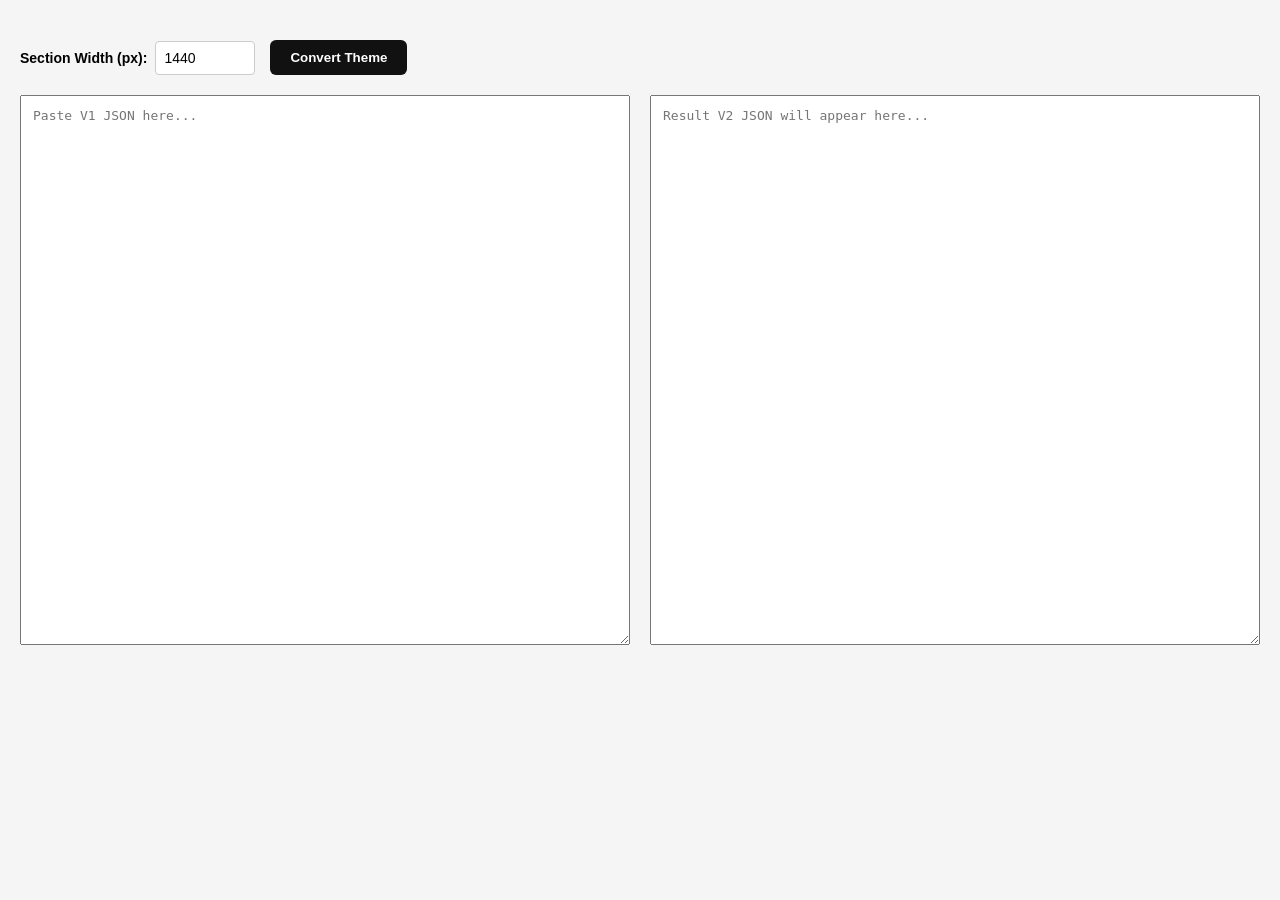
<file: index.html>
<!DOCTYPE html>
<html>
<head>
<meta charset="UTF-8">
<title>Dynamic Theme Converter</title>
<style>
*{box-sizing:border-box;}
body{margin:0;padding:20px;background:#f5f5f5;font-family:Arial,sans-serif;}
.container{display:grid;grid-template-columns:1fr 1fr;gap:20px;}
textarea{width:100%;height:550px;font-family:monospace;font-size:13px;padding:12px;}
.actions{
    margin:20px 0;
    display: flex;
    align-items: center;
    gap:15px;
}
.input-group {
    display: flex;
    align-items: center;
    gap: 8px;
}
.input-group label {
    font-weight: bold;
    font-size: 14px;
}
.input-group input {
    padding: 8px;
    border: 1px solid #ccc;
    border-radius: 4px;
    width: 100px;
    font-size: 14px;
}
button{padding:10px 20px;border:none;border-radius:6px;cursor:pointer;background:#111;color:#fff;font-weight:bold;}
</style>
</head>
<body>
    <div class="actions">
        <div class="input-group">
            <label for="sectionWidth">Section Width (px):</label>
            <input type="number" id="sectionWidth" placeholder="1440" value="1440">
        </div>
        <button id="convertBtn">Convert Theme</button>
    </div>
    <div class="container">
        <textarea id="v1" placeholder="Paste V1 JSON here..."></textarea>
        <textarea id="output" placeholder="Result V2 JSON will appear here..."></textarea>
    </div>

    <script>
    const DEFAULT_V2 = {
  "colors": [
    {
      "id": "light",
      "label": "Default",
      "name": "default",
      "value": {
        "background": "#ffffff",
        "heading": "#000000",
        "text": "#363636",
        "accent": "#cc331f",
        "btn-pr-background": "#cc331f",
        "btn-pr-background-hover": "-8",
        "btn-pr-label": "#ffffff",
        "btn-pr-label-hover": "0",
        "btn-pr-border": "#cc331f",
        "btn-pr-border-hover": "-8",
        "btn-se-background": "transparent",
        "btn-se-background-hover": "-4",
        "btn-se-label": "#cc331f",
        "btn-se-label-hover": "0",
        "btn-se-border": "#cc331f",
        "btn-se-border-hover": "-4",
        "btn-te-label": "#cc331f",
        "btn-te-label-hover": "-8",
        "card-featured-background": "#ffffff",
        "card-featured-border-color": "transparent",
        "card-featured-shadow-color": "#000000",
        "card-prod-background": "#ffffff",
        "card-prod-border-color": "transparent",
        "card-prod-shadow-color": "#000000",
        "card-pricing-background": "#ffffff",
        "card-pricing-border-color": "#e6e6e6",
        "card-pricing-shadow-color": "#000000",
        "card-cta-background": "#f4f4f4",
        "card-cta-border-color": "transparent",
        "card-cta-shadow-color": "#000000",
        "card-media-background": "#ffffff",
        "card-media-border-color": "transparent",
        "card-media-shadow-color": "#000000",
        "form-input-background": "#ffffff",
        "form-input-color": "#0a0a0a",
        "form-input-border-color": "#d4d4d4",
        "form-select-background": "#ffffff",
        "form-select-color": "#0a0a0a",
        "form-select-border-color": "#d4d4d4",
        "form-textarea-background": "#ffffff",
        "form-textarea-color": "#0a0a0a",
        "form-textarea-border-color": "#d4d4d4"
      }
    },
    {
      "id": "dark",
      "label": "Dark",
      "name": "dark",
      "value": {
        "background": "#000000",
        "heading": "#ffffff",
        "text": "#c1c1c1",
        "accent": "#ffffff",
        "btn-pr-background": "#ffffff",
        "btn-pr-background-hover": "-8",
        "btn-pr-label": "#000000",
        "btn-pr-label-hover": "0",
        "btn-pr-border": "#ffffff",
        "btn-pr-border-hover": "-8",
        "btn-se-background": "transparent",
        "btn-se-background-hover": "-4",
        "btn-se-label": "#ffffff",
        "btn-se-label-hover": "0",
        "btn-se-border": "#ffffff",
        "btn-se-border-hover": "-4",
        "btn-te-label": "#ffffff",
        "btn-te-label-hover": "-8",
        "card-featured-background": "#000000",
        "card-featured-border-color": "#000000",
        "card-featured-shadow-color": "#000000",
        "card-prod-background": "#000000",
        "card-prod-border-color": "#000000",
        "card-prod-shadow-color": "#000000",
        "card-pricing-background": "#000000",
        "card-pricing-border-color": "#2a2a2a",
        "card-pricing-shadow-color": "#000000",
        "card-cta-background": "#181818",
        "card-cta-border-color": "#181818",
        "card-cta-shadow-color": "#000000",
        "card-media-background": "#000000",
        "card-media-border-color": "#000000",
        "card-media-shadow-color": "#000000",
        "form-input-background": "#171717",
        "form-input-color": "#fafafa",
        "form-input-border-color": "#404040",
        "form-select-background": "#171717",
        "form-select-color": "#fafafa",
        "form-select-border-color": "#404040",
        "form-textarea-background": "#171717",
        "form-textarea-color": "#fafafa",
        "form-textarea-border-color": "#404040"
      }
    },
    {
      "id": "accent",
      "label": "Accent",
      "name": "accent",
      "value": {
        "background": "#cc331f",
        "heading": "#ffffff",
        "text": "#f8f8f8",
        "accent": "#ffffff",
        "btn-pr-background": "#ffffff",
        "btn-pr-background-hover": "-8",
        "btn-pr-label": "#000000",
        "btn-pr-label-hover": "0",
        "btn-pr-border": "#ffffff",
        "btn-pr-border-hover": "-8",
        "btn-se-background": "transparent",
        "btn-se-background-hover": "-4",
        "btn-se-label": "#ffffff",
        "btn-se-label-hover": "0",
        "btn-se-border": "#ffffff",
        "btn-se-border-hover": "-4",
        "btn-te-label": "#ffffff",
        "btn-te-label-hover": "-8",
        "card-featured-background": "#cc331f",
        "card-featured-border-color": "#cc331f",
        "card-featured-shadow-color": "#000000",
        "card-prod-background": "#cc331f",
        "card-prod-border-color": "#cc331f",
        "card-prod-shadow-color": "#000000",
        "card-pricing-background": "#cc331f",
        "card-pricing-border-color": "#d67a6e",
        "card-pricing-shadow-color": "#000000",
        "card-cta-background": "#b51500",
        "card-cta-border-color": "#b51500",
        "card-cta-shadow-color": "#000000",
        "card-media-background": "#cc331f",
        "card-media-border-color": "#cc331f",
        "card-media-shadow-color": "#000000",
        "form-input-background": "#262626",
        "form-input-color": "#ffffff",
        "form-input-border-color": "#525252",
        "form-select-background": "#262626",
        "form-select-color": "#ffffff",
        "form-select-border-color": "#525252",
        "form-textarea-background": "#262626",
        "form-textarea-color": "#ffffff",
        "form-textarea-border-color": "#525252"
      }
    },
    {
      "id": "muted",
      "label": "Muted",
      "name": "muted",
      "value": {
        "background": "#f4f4f4",
        "heading": "#0a0a0a",
        "text": "#404040",
        "accent": "#171717",
        "btn-pr-background": "#0a0a0a",
        "btn-pr-background-hover": "-8",
        "btn-pr-label": "#ffffff",
        "btn-pr-label-hover": "0",
        "btn-pr-border": "#0a0a0a",
        "btn-pr-border-hover": "-8",
        "btn-se-background": "#ffffff",
        "btn-se-background-hover": "-4",
        "btn-se-label": "#0a0a0a",
        "btn-se-label-hover": "0",
        "btn-se-border": "#0a0a0a",
        "btn-se-border-hover": "-4",
        "btn-te-label": "#0a0a0a",
        "btn-te-label-hover": "-8",
        "card-featured-background": "#f4f4f4",
        "card-featured-border-color": "#e5e5e5",
        "card-featured-shadow-color": "#000000",
        "card-prod-background": "#f4f4f4",
        "card-prod-border-color": "#e5e5e5",
        "card-prod-shadow-color": "#000000",
        "card-pricing-background": "#f4f4f4",
        "card-pricing-border-color": "#e5e5e5",
        "card-pricing-shadow-color": "#000000",
        "card-cta-background": "#ffffff",
        "card-cta-border-color": "#e5e5e5",
        "card-cta-shadow-color": "#000000",
        "card-media-background": "#f4f4f4",
        "card-media-border-color": "#e5e5e5",
        "card-media-shadow-color": "#000000",
        "form-input-background": "#ffffff",
        "form-input-color": "#0a0a0a",
        "form-input-border-color": "#d4d4d4",
        "form-select-background": "#ffffff",
        "form-select-color": "#0a0a0a",
        "form-select-border-color": "#d4d4d4",
        "form-textarea-background": "#ffffff",
        "form-textarea-color": "#0a0a0a",
        "form-textarea-border-color": "#d4d4d4"
      }
    },
    {
      "id": "other",
      "label": "Badge",
      "name": "badge",
      "value": {
        "sale-price": "#d82727",
        "sale-bg": "#d82727",
        "sale-text": "#ffffff",
        "sold-out-bg": "#adadad",
        "sold-out-text": "#ffffff",
        "tag-1-bg": "#cbe9f9",
        "tag-1-text": "#000000",
        "tag-2-bg": "#feda50",
        "tag-2-text": "#000000",
        "btn-pr-background-hover": "-8",
        "btn-pr-border-hover": "-8",
        "btn-pr-label-hover": "0",
        "btn-se-background-hover": "-4",
        "btn-se-border-hover": "-4",
        "btn-se-label-hover": "0",
        "btn-te-label-hover": "-8"
      }
    }
  ],
  "typography": [
    {
      "id": "h1",
      "label": "Heading 1",
      "name": "h1",
      "value": {
        "fontFamily": {
          "source": "google",
          "axes": [
            {
              "tag": "wght",
              "min": 200,
              "max": 800,
              "defaultValue": 400
            }
          ],
          "family": "Oswald",
          "variants": [
            "700"
          ]
        },
        "fontSize": 68,
        "fontWeight": 700,
        "lineHeight": 1.2,
        "letterSpacing": 0,
        "fontSize_tablet": 52,
        "lineHeight_tablet": 1.2,
        "letterSpacing_tablet": 0,
        "fontSize_mobile": 40,
        "lineHeight_mobile": 1.2,
        "letterSpacing_mobile": 0,
        "fontStyle": "normal",
        "textTransform": "uppercase"
      }
    },
    {
      "id": "h2",
      "label": "Heading 2",
      "name": "h2",
      "value": {
        "fontFamily": {
          "source": "google",
          "axes": [
            {
              "tag": "wght",
              "min": 200,
              "max": 800,
              "defaultValue": 400
            }
          ],
          "family": "Oswald",
          "variants": [
            "700"
          ]
        },
        "fontSize": 36,
        "fontWeight": 700,
        "lineHeight": 1.2,
        "letterSpacing": 0,
        "fontSize_tablet": 32,
        "lineHeight_tablet": 1.3,
        "letterSpacing_tablet": 0,
        "fontSize_mobile": 28,
        "lineHeight_mobile": 1.3,
        "letterSpacing_mobile": 0,
        "textTransform": "uppercase",
        "fontStyle": "normal"
      }
    },
    {
      "id": "h3",
      "label": "Heading 3",
      "name": "h3",
      "value": {
        "fontFamily": {
          "source": "google",
          "axes": [
            {
              "tag": "wght",
              "min": 200,
              "max": 800,
              "defaultValue": 400
            }
          ],
          "family": "Oswald",
          "variants": [
            "700"
          ]
        },
        "fontSize": 30,
        "fontWeight": 700,
        "lineHeight": 1.3,
        "letterSpacing": 0,
        "fontSize_tablet": 28,
        "lineHeight_tablet": 1.3,
        "letterSpacing_tablet": 0,
        "fontSize_mobile": 24,
        "lineHeight_mobile": 1.4,
        "letterSpacing_mobile": 0,
        "textTransform": "uppercase",
        "fontStyle": "normal"
      }
    },
    {
      "id": "h4",
      "label": "Heading 4",
      "name": "h4",
      "value": {
        "fontFamily": {
          "source": "google",
          "axes": [
            {
              "tag": "wght",
              "min": 200,
              "max": 800,
              "defaultValue": 400
            }
          ],
          "family": "Oswald",
          "variants": [
            "700"
          ]
        },
        "fontSize": 24,
        "fontWeight": 700,
        "lineHeight": 1.4,
        "letterSpacing": 0,
        "fontSize_tablet": 22,
        "lineHeight_tablet": 1.4,
        "letterSpacing_tablet": 0,
        "fontSize_mobile": 20,
        "lineHeight_mobile": 1.4,
        "letterSpacing_mobile": 0,
        "textTransform": "uppercase",
        "fontStyle": "normal"
      }
    },
    {
      "id": "h5",
      "label": "Heading 5",
      "name": "h5",
      "value": {
        "fontFamily": {
          "source": "google",
          "axes": [
            {
              "tag": "wght",
              "min": 200,
              "max": 800,
              "defaultValue": 400
            }
          ],
          "family": "Oswald",
          "variants": [
            "700"
          ]
        },
        "fontSize": 18,
        "fontWeight": 700,
        "lineHeight": 1.5,
        "letterSpacing": 0,
        "fontSize_tablet": 16,
        "lineHeight_tablet": 1.5,
        "letterSpacing_tablet": 0,
        "fontSize_mobile": 16,
        "lineHeight_mobile": 1.5,
        "letterSpacing_mobile": 0,
        "textTransform": "uppercase",
        "fontStyle": "normal"
      }
    },
    {
      "id": "p",
      "label": "Paragraph 1",
      "name": "p",
      "value": {
        "fontFamily": {
          "source": "google",
          "axes": [
            {
              "tag": "wght",
              "min": 200,
              "max": 800,
              "defaultValue": 400
            }
          ],
          "family": "IBM Plex Sans",
          "variants": [
            "400"
          ]
        },
        "fontSize": 16,
        "fontWeight": 400,
        "lineHeight": 1.5,
        "letterSpacing": 0,
        "fontSize_tablet": 16,
        "lineHeight_tablet": 1.5,
        "letterSpacing_tablet": 0,
        "fontSize_mobile": 16,
        "lineHeight_mobile": 1.5,
        "letterSpacing_mobile": 0,
        "textTransform": "none",
        "fontStyle": "normal"
      }
    },
    {
      "id": "p2",
      "label": "Paragraph 2",
      "name": "p2",
      "value": {
        "fontFamily": {
          "source": "google",
          "axes": [
            {
              "tag": "wght",
              "min": 200,
              "max": 800,
              "defaultValue": 400
            }
          ],
          "family": "IBM Plex Sans",
          "variants": [
            "400"
          ]
        },
        "fontSize": 14,
        "fontWeight": 400,
        "lineHeight": 1.5,
        "letterSpacing": 0,
        "fontSize_tablet": 14,
        "lineHeight_tablet": 1.5,
        "letterSpacing_tablet": 0,
        "fontSize_mobile": 14,
        "lineHeight_mobile": 1.5,
        "letterSpacing_mobile": 0,
        "textTransform": "none",
        "fontStyle": "normal"
      }
    },
    {
      "id": "p3",
      "label": "Paragraph 3",
      "name": "p3",
      "value": {
        "fontFamily": {
          "source": "google",
          "axes": [
            {
              "tag": "wght",
              "min": 200,
              "max": 800,
              "defaultValue": 400
            }
          ],
          "family": "IBM Plex Sans",
          "variants": [
            "400"
          ]
        },
        "fontSize": 12,
        "fontWeight": 400,
        "lineHeight": 1.5,
        "letterSpacing": 0,
        "fontSize_tablet": 12,
        "lineHeight_tablet": 1.5,
        "letterSpacing_tablet": 0,
        "fontSize_mobile": 12,
        "lineHeight_mobile": 1.5,
        "letterSpacing_mobile": 0,
        "textTransform": "none",
        "fontStyle": "normal"
      }
    },
    {
      "id": "eyebrow",
      "label": "Eyebrow",
      "name": "eyebrow",
      "value": {
        "fontFamily": {
          "source": "google",
          "axes": [
            {
              "tag": "wght",
              "min": 200,
              "max": 800,
              "defaultValue": 400
            }
          ],
          "family": "IBM Plex Sans",
          "variants": [
            "600"
          ]
        },
        "fontSize": 14,
        "fontWeight": 600,
        "lineHeight": 1.5,
        "letterSpacing": 0.14,
        "fontSize_tablet": 14,
        "lineHeight_tablet": 1.5,
        "letterSpacing_tablet": 0.14,
        "fontSize_mobile": 14,
        "lineHeight_mobile": 1.5,
        "letterSpacing_mobile": 0.14,
        "textTransform": "uppercase",
        "fontStyle": "normal"
      }
    }
  ],
  "buttons": [
    {
      "id": "primary",
      "name": "btn-pr",
      "label": "Primary",
      "value": {
        "borderWidth": 0,
        "shadowX": 0,
        "shadowY": 0,
        "shadowBlur": 0,
        "shadowTransparent": 0,
        "borderWidth_tablet": 0,
        "borderWidth_mobile": 0
      }
    },
    {
      "id": "secondary",
      "name": "btn-se",
      "label": "Secondary",
      "value": {
        "borderWidth": 0,
        "shadowX": 0,
        "shadowY": 0,
        "shadowBlur": 0,
        "borderWidth_tablet": 0,
        "borderWidth_mobile": 0,
        "shadowTransparent": 0
      }
    },
    {
      "id": "tertiary",
      "name": "btn-te",
      "label": "Tertiary",
      "value": {
        "underline": true,
        "underlineOffset": 2,
        "icon": "none"
      }
    },
    {
      "id": "button",
      "name": "btn",
      "label": "Button",
      "value": {
        "height": 44,
        "padding": 28,
        "borderRadius": 0,
        "fontSize": 14,
        "fontWeight": 500,
        "letterSpacing": 1,
        "textTransform": "Uppercase",
        "transition_hover": 150,
        "fontSize_tablet": 15,
        "height_tablet": 45,
        "padding_tablet": 30,
        "fontSize_mobile": 15,
        "height_mobile": 45,
        "padding_mobile": 30
      }
    }
  ],
  "cards": [
    {
      "id": "featured",
      "label": "Featured",
      "value": {
        "borderWidth": 1,
        "borderRadius": 0,
        "padding": 16,
        "gap": 16,
        "shadowX": 0,
        "shadowY": 0,
        "shadowBlur": 0,
        "shadowTransparent": 0,
        "backdropBlur": 0,
        "backdropSaturate": 0
      }
    },
    {
      "id": "product",
      "label": "Product",
      "value": {
        "borderWidth": 1,
        "borderRadius": 0,
        "padding": 16,
        "gap": 12,
        "shadowX": 0,
        "shadowY": 0,
        "shadowBlur": 0,
        "shadowTransparent": 0,
        "backdropBlur": 0,
        "backdropSaturate": 0
      }
    },
    {
      "id": "pricing",
      "label": "Pricing",
      "value": {
        "borderWidth": 1,
        "borderRadius": 0,
        "padding": 32,
        "gap": 20,
        "shadowX": 0,
        "shadowY": 0,
        "shadowBlur": 0,
        "shadowTransparent": 0,
        "backdropBlur": 0,
        "backdropSaturate": 0
      }
    },
    {
      "id": "cta",
      "label": "CTA",
      "value": {
        "borderWidth": 1,
        "borderRadius": 0,
        "padding": 40,
        "gap": 16,
        "shadowX": 0,
        "shadowY": 0,
        "shadowBlur": 0,
        "shadowTransparent": 0,
        "backdropBlur": 0,
        "backdropSaturate": 0
      }
    },
    {
      "id": "media",
      "label": "Media",
      "value": {
        "borderWidth": 0,
        "borderRadius": 0,
        "padding": 0,
        "gap": 0,
        "shadowX": 0,
        "shadowY": 0,
        "shadowBlur": 0,
        "shadowTransparent": 0,
        "backdropBlur": 0,
        "backdropSaturate": 0
      }
    }
  ],
  "badges": [
    {
      "id": "default",
      "label": "Default",
      "value": {
        "borderWidth": 0,
        "borderRadius": 4,
        "padding": 12
      }
    }
  ],
  "forms": [
    {
      "id": "input",
      "label": "Input",
      "value": {
        "borderWidth": 1,
        "borderRadius": 4,
        "padding": 16,
        "height": 48
      }
    },
    {
      "id": "select",
      "label": "Select",
      "value": {
        "borderWidth": 1,
        "borderRadius": 4,
        "padding": 16,
        "height": 48
      }
    },
    {
      "id": "textarea",
      "label": "Textarea",
      "value": {
        "borderWidth": 1,
        "borderRadius": 4,
        "padding": 16,
        "height": 100
      }
    }
  ],
  "spacings": [
    {
      "id": "section",
      "label": "Section",
      "value": {
        "width": 1600,
        "paddingX": 32,
        "paddingX_tablet": 32,
        "paddingX_mobile": 16,
        "paddingY": 80,
        "paddingY_tablet": 64,
        "paddingY_mobile": 56,
        "desktop": 320,
        "mobile": 160
      }
    },
    {
      "id": "slot",
      "label": "Slot",
      "value": {
        "paddingX": 0,
        "paddingX_tablet": 0,
        "paddingX_mobile": 0,
        "paddingY": 0,
        "paddingY_tablet": 0,
        "paddingY_mobile": 0,
        "gap": 8,
        "gap_tablet": 8,
        "gap_mobile": 8
      }
    },
    {
      "id": "grid",
      "label": "Grid",
      "value": {
        "gap": 32,
        "gap_tablet": 24,
        "gap_mobile": 20
      }
    }
  ]
};

   // --- UTILS MÀU SẮC HSL ---
    function hexToHsl(hex) {
        hex = hex.replace(/^#/, '');
        if (hex.length === 3) hex = hex.split('').map(x => x + x).join('');
        let r = parseInt(hex.substring(0, 2), 16) / 255;
        let g = parseInt(hex.substring(2, 4), 16) / 255;
        let b = parseInt(hex.substring(4, 6), 16) / 255;
        let max = Math.max(r, g, b), min = Math.min(r, g, b);
        let h, s, l = (max + min) / 2;
        if (max === min) { h = s = 0; } else {
            let d = max - min;
            s = l > 0.5 ? d / (2 - max - min) : d / (max + min);
            switch (max) {
                case r: h = (g - b) / d + (g < b ? 6 : 0); break;
                case g: h = (b - r) / d + 2; break;
                case b: h = (r - g) / d + 4; break;
            }
            h /= 6;
        }
        return { h: h * 360, s: s * 100, l: l * 100 };
    }

    function hslToHex(h, s, l) {
        l /= 100; h /= 360; s /= 100;
        let r, g, b;
        if (s === 0) { r = g = b = l; } else {
            const hue2rgb = (p, q, t) => {
                if (t < 0) t += 1; if (t > 1) t -= 1;
                if (t < 1/6) return p + (q - p) * 6 * t;
                if (t < 1/2) return q;
                if (t < 2/3) return p + (q - p) * (2/3 - t) * 6;
                return p;
            };
            let q = l < 0.5 ? l * (1 + s) : l + s - l * s;
            let p = 2 * l - q;
            r = hue2rgb(p, q, h + 1/3); g = hue2rgb(p, q, h); b = hue2rgb(p, q, h - 1/3);
        }
        const toHex = x => Math.round(x * 255).toString(16).padStart(2, '0');
        return `#${toHex(r)}${toHex(g)}${toHex(b)}`;
    }

    function generateSurfacesFromBg(bgHex, isDark) {
        const hsl = hexToHsl(bgHex);
        let elevatedBg, borderCol, formBg, formBorder, textCol;

        if (isDark) {
            elevatedBg = hslToHex(hsl.h, hsl.s, Math.min(hsl.l + 4, 15));
            borderCol = hslToHex(hsl.h, Math.max(hsl.s - 5, 10), Math.min(hsl.l + 12, 30));
            formBg = hslToHex(hsl.h, Math.max(hsl.s - 10, 5), Math.min(hsl.l + 6, 12));
            formBorder = hslToHex(hsl.h, Math.max(hsl.s - 5, 10), Math.min(hsl.l + 18, 38));
            textCol = "#fafafa";
        } else {
            elevatedBg = hslToHex(hsl.h, hsl.s, Math.max(hsl.l - 2, 96));
            borderCol = hslToHex(hsl.h, hsl.s, Math.max(hsl.l - 8, 86));
            formBg = "#ffffff";
            formBorder = hslToHex(hsl.h, hsl.s, Math.max(hsl.l - 14, 80));
            textCol = "#0a0a0a";
        }

        return {
            "card-prod-background": bgHex,
            "card-featured-background": bgHex,
            "card-prod-border-color": bgHex,
            "card-cta-background": elevatedBg,
            "card-media-background": elevatedBg,
            "card-pricing-background": elevatedBg,
            "card-cta-border-color": borderCol,
            "card-media-border-color": borderCol,
            "card-pricing-border-color": borderCol,
            "card-featured-border-color": borderCol,
            "form-input-background": formBg,
            "form-select-background": formBg,
            "form-textarea-background": formBg,
            "form-input-border-color": formBorder,
            "form-select-border-color": formBorder,
            "form-textarea-border-color": formBorder,
            "form-textarea-color": textCol,
            "form-input-color": textCol,
            "form-select-color": textCol,
            "card-cta-shadow-color": "#000000",
            "card-media-shadow-color": "#000000",
            "card-pricing-shadow-color": "#000000",
            "card-featured-shadow-color": "#000000",
            "card-prod-shadow-color": "#000000",
            "btn-pr-background-hover": "-8",
            "btn-se-background-hover": "-4"
        };
    }

    function clone(data){ return JSON.parse(JSON.stringify(data)); }
    function isObject(val){ return val && typeof val === "object" && !Array.isArray(val); }
    
    function deepMerge(target, source){
        const result = clone(target);
        Object.keys(source).forEach(key => {
            if(isObject(source[key]) && isObject(result[key])){
                result[key] = deepMerge(result[key], source[key]);
            }else{
                result[key] = clone(source[key]);
            }
        });
        return result;
    }

    // Hàm cập nhật mảng màu sắc có xử lý đồng bộ lại Label theo ID đích
    function mergeColorsArray(source, target, mapping) {
        source = Array.isArray(source) ? source : [];
        target = Array.isArray(target) ? target : [];
        const map = new Map();

        // Định nghĩa nhãn mới tương ứng với ID V2
        const labelMapping = {
            "light": "Default",
            "muted": "Muted",
            "dark": "Dark",
            "accent": "Accent",
            "other": "Badge"
        };

        source.forEach(item => {
            const id = mapping[item.id] || item.id;
            const mappedItem = { 
                ...item, 
                id: id,
                name: id,
                label: labelMapping[id] || item.label // Cập nhật lại Label chuẩn chỉnh ở đây
            };
            map.set(id, mappedItem);
        });

        return target.map(item => {
            const sourceItem = map.get(item.id);
            if(!sourceItem) return clone(item);
            return deepMerge(item, sourceItem);
        });
    }

    function mergeArrayById(source, target, mapping = {}, keepOriginalName = false){
        source = Array.isArray(source) ? source : [];
        target = Array.isArray(target) ? target : [];
        const map = new Map();
        source.forEach(item => {
            const id = mapping[item.id] || item.id;
            const mappedItem = { ...item, id };
            if (!keepOriginalName) mappedItem.name = id;
            map.set(id, mappedItem);
        });
        return target.map(item => {
            const sourceItem = map.get(item.id);
            if(!sourceItem) return clone(item);
            return deepMerge(item, sourceItem);
        });
    }

    function convertTheme(v1, targetWidth){
        const result = clone(DEFAULT_V2);
        
        // 1. Cập nhật width
        const sectionSpacing = result.spacings.find(s => s.id === "section");
        if (sectionSpacing && sectionSpacing.value) {
            sectionSpacing.value.width = targetWidth;
        }

        // 2. Xác định mapping màu dựa trên sự xuất hiện của scheme-4
        const hasScheme4 = v1.colors?.some(item => item.id === "scheme-4");
        let colorMapping = hasScheme4 ? {
            "scheme-1": "light", "scheme-2": "muted", "scheme-3": "dark", "scheme-4": "accent", "other": "other"
        } : {
            "scheme-1": "light", "scheme-2": "muted", "scheme-3": "accent", "other": "other"
        };

        // Chạy trộn màu sắc và đổi label đồng bộ
        result.colors = mergeColorsArray(v1.colors, result.colors, colorMapping);

        // Backup sinh theme dark từ scheme-3 nếu đầu vào thiếu scheme-4
        if (!hasScheme4) {
            const scheme3 = v1.colors?.find(item => item.id === "scheme-3");
            const darkIndex = result.colors.findIndex(item => item.id === "dark");
            if (scheme3 && darkIndex > -1) {
                result.colors[darkIndex].label = "Dark";
                result.colors[darkIndex].name = "dark";
                result.colors[darkIndex].value = { ...clone(scheme3.value), background: "#000919" };
            }
        }

        // Tính toán lại Surface tự động
        result.colors = result.colors.map(theme => {
            if (!theme.value || !theme.value.background) return theme;
            const hsl = hexToHsl(theme.value.background);
            const isDark = hsl.l < 40; 
            const dynamicSurfaces = generateSurfacesFromBg(theme.value.background, isDark);
            theme.value = { ...theme.value, ...dynamicSurfaces };
            return theme;
        });

        // 3. Convert Typography & Buttons
        result.typography = mergeArrayById(v1.typography, result.typography, {
            "h1": "h1", "h2": "h2", "h3": "h3", "h4": "h4", "h5": "h5", "p": "p1", "p2": "p2", "p3": "p3", "eyebrow": "eyebrow"
        });

        result.buttons = mergeArrayById(v1.buttons, result.buttons, {
            "primary": "primary", "secondary": "secondary", "tertiary": "tertiary", "button": "button"
        }, true);

        const globalBtn = result.buttons.find(item => item.id === "button");
        if (globalBtn && globalBtn.value && typeof globalBtn.value.borderRadius === 'number') {
            globalBtn.value.borderRadius = Math.min(globalBtn.value.borderRadius, 50);
        }

        return result;
    }

    document.getElementById("convertBtn").addEventListener("click", () => {
        try {
            const v1 = JSON.parse(document.getElementById("v1").value);
            let inputWidth = parseInt(document.getElementById("sectionWidth").value, 10);
            if (isNaN(inputWidth)) inputWidth = 1440;

            const result = convertTheme(v1, inputWidth);
            document.getElementById("output").value = JSON.stringify(result, null, 2);
        } catch(error) {
            alert("JSON không hợp lệ: " + error.message);
        }
    });
    </script>
</body>
</html>
</file>
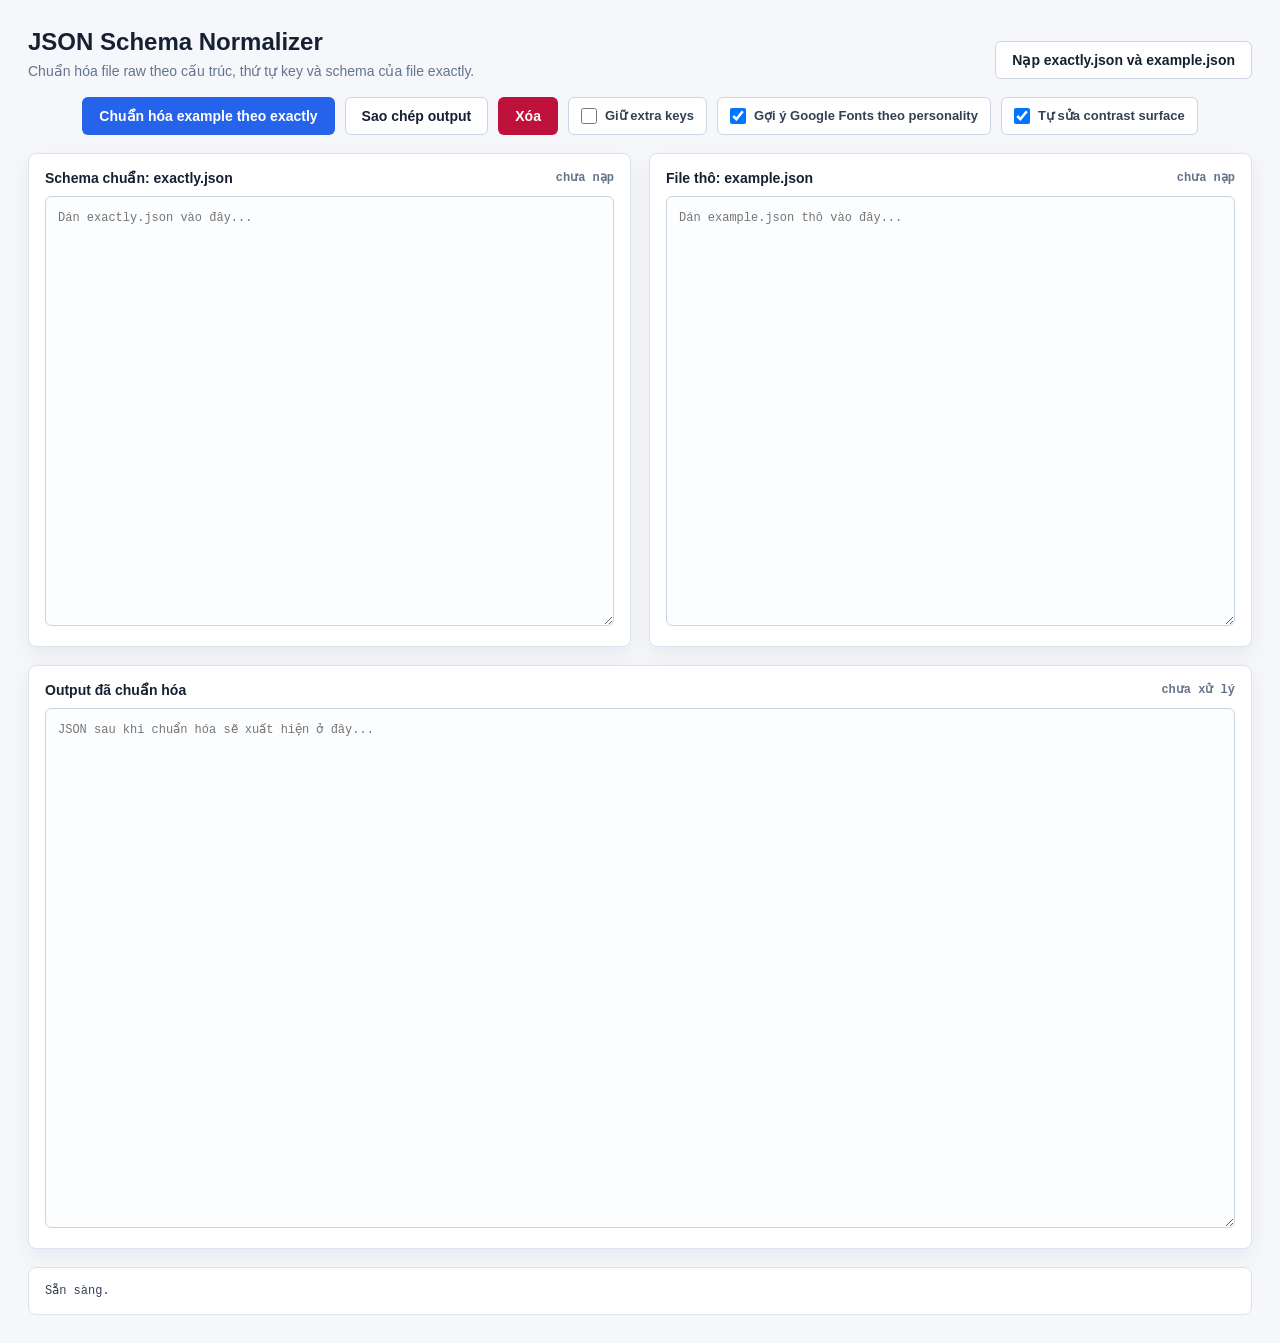
<file: comparison.html>
<!DOCTYPE html>
<html lang="vi">
<head>
    <meta charset="UTF-8">
    <meta name="viewport" content="width=device-width, initial-scale=1.0">
    <title>JSON Schema Normalizer</title>
    <style>
        *, *::before, *::after { box-sizing: border-box; }
        body {
            margin: 0;
            font-family: -apple-system, BlinkMacSystemFont, "Segoe UI", Roboto, sans-serif;
            background: #f5f7fb;
            color: #172033;
        }
        .container {
            max-width: 1500px;
            margin: 0 auto;
            padding: 28px;
        }
        header {
            display: flex;
            justify-content: space-between;
            align-items: flex-end;
            gap: 18px;
            margin-bottom: 18px;
        }
        h1 {
            margin: 0 0 6px;
            font-size: 24px;
            line-height: 1.2;
        }
        p {
            margin: 0;
            color: #64748b;
            font-size: 14px;
        }
        .actions {
            display: flex;
            flex-wrap: wrap;
            justify-content: center;
            align-items: center;
            gap: 10px;
            margin: 18px 0;
        }
        button {
            border: 1px solid transparent;
            border-radius: 6px;
            padding: 10px 16px;
            font-size: 14px;
            font-weight: 700;
            cursor: pointer;
            color: #ffffff;
            background: #2563eb;
        }
        button:hover { background: #1d4ed8; }
        button:disabled {
            cursor: not-allowed;
            opacity: 0.6;
        }
        .secondary {
            background: #ffffff;
            color: #172033;
            border-color: #cbd5e1;
        }
        .secondary:hover { background: #f8fafc; }
        .danger {
            background: #be123c;
        }
        .danger:hover { background: #9f1239; }
        .option {
            display: inline-flex;
            align-items: center;
            gap: 8px;
            min-height: 38px;
            padding: 0 12px;
            border: 1px solid #cbd5e1;
            border-radius: 6px;
            background: #ffffff;
            color: #334155;
            font-size: 13px;
            font-weight: 700;
        }
        .option input {
            width: 16px;
            height: 16px;
            margin: 0;
        }
        .workspace {
            display: grid;
            grid-template-columns: minmax(0, 1fr) minmax(0, 1fr);
            gap: 18px;
        }
        .output-row {
            margin-top: 18px;
        }
        .panel {
            background: #ffffff;
            border: 1px solid #dbe3ef;
            border-radius: 8px;
            padding: 16px;
            box-shadow: 0 8px 22px rgba(15, 23, 42, 0.06);
            min-width: 0;
        }
        .panel-title {
            display: flex;
            justify-content: space-between;
            align-items: center;
            gap: 12px;
            margin-bottom: 10px;
            font-size: 14px;
            font-weight: 800;
        }
        .meta {
            color: #64748b;
            font-family: "SFMono-Regular", Consolas, "Liberation Mono", monospace;
            font-size: 12px;
            font-weight: 600;
        }
        textarea {
            width: 100%;
            min-height: 430px;
            resize: vertical;
            padding: 12px;
            border: 1px solid #cbd5e1;
            border-radius: 6px;
            background: #fbfdff;
            color: #0f172a;
            font-family: "SFMono-Regular", Consolas, "Liberation Mono", monospace;
            font-size: 12px;
            line-height: 1.5;
        }
        #jsonOutput {
            min-height: 520px;
        }
        textarea:focus {
            outline: none;
            border-color: #2563eb;
            background: #ffffff;
        }
        .log {
            margin-top: 18px;
            padding: 14px 16px;
            border: 1px solid #dbe3ef;
            border-radius: 8px;
            background: #ffffff;
            color: #334155;
            font-family: "SFMono-Regular", Consolas, "Liberation Mono", monospace;
            font-size: 12px;
            line-height: 1.55;
            white-space: pre-wrap;
            max-height: 300px;
            overflow: auto;
        }
        .ok { color: #047857; }
        .error { color: #b91c1c; }
        @media (max-width: 980px) {
            header { display: block; }
            .workspace { grid-template-columns: 1fr; }
            .container { padding: 18px; }
        }
    </style>
</head>
<body>
    <div class="container">
        <header>
            <div>
                <h1>JSON Schema Normalizer</h1>
                <p>Chuẩn hóa file raw theo cấu trúc, thứ tự key và schema của file exactly.</p>
            </div>
            <button id="loadFilesBtn" class="secondary">Nạp exactly.json và example.json</button>
        </header>

        <div class="actions">
            <button id="normalizeBtn">Chuẩn hóa example theo exactly</button>
            <button id="copyOutputBtn" class="secondary">Sao chép output</button>
            <button id="clearBtn" class="danger">Xóa</button>
            <label class="option">
                <input id="keepExtraKeys" type="checkbox">
                Giữ extra keys
            </label>
            <label class="option">
                <input id="applyGoogleFonts" type="checkbox" checked>
                Gợi ý Google Fonts theo personality
            </label>
            <label class="option">
                <input id="fixSurfaceContrast" type="checkbox" checked>
                Tự sửa contrast surface
            </label>
        </div>

        <div class="workspace">
            <section class="panel">
                <div class="panel-title">
                    <span>Schema chuẩn: exactly.json</span>
                    <span id="schemaMeta" class="meta">chưa nạp</span>
                </div>
                <textarea id="schemaInput" spellcheck="false" placeholder="Dán exactly.json vào đây..."></textarea>
            </section>

            <section class="panel">
                <div class="panel-title">
                    <span>File thô: example.json</span>
                    <span id="rawMeta" class="meta">chưa nạp</span>
                </div>
                <textarea id="rawInput" spellcheck="false" placeholder="Dán example.json thô vào đây..."></textarea>
            </section>
        </div>

        <section class="panel output-row">
            <div class="panel-title">
                <span>Output đã chuẩn hóa</span>
                <span id="outputMeta" class="meta">chưa xử lý</span>
            </div>
            <textarea id="jsonOutput" spellcheck="false" readonly placeholder="JSON sau khi chuẩn hóa sẽ xuất hiện ở đây..."></textarea>
        </section>

        <div id="log" class="log">Sẵn sàng.</div>
    </div>

    <script>
        const schemaInput = document.getElementById('schemaInput');
        const rawInput = document.getElementById('rawInput');
        const outputEl = document.getElementById('jsonOutput');
        const logEl = document.getElementById('log');
        const schemaMeta = document.getElementById('schemaMeta');
        const rawMeta = document.getElementById('rawMeta');
        const outputMeta = document.getElementById('outputMeta');
        const divideByFourKeys = new Set([
            'spacing.slot.gap.desktop',
            'spacing.slot.gap.mobile',
            'spacing.section.paddingY.desktop',
            'spacing.section.paddingY.mobile',
            'cards.featured.padding',
            'cards.product.padding',
            'cards.pricing.padding',
            'cards.cta.padding',
            'cards.media.padding'
        ]);

        function setLog(message, type = '') {
            logEl.className = type ? `log ${type}` : 'log';
            logEl.textContent = message;
        }

        function isPlainObject(value) {
            return value && typeof value === 'object' && !Array.isArray(value);
        }

        function isNumericString(value) {
            return typeof value === 'string' && value.trim() !== '' && !Number.isNaN(Number(value));
        }

        function getDivideByFourKey(path) {
            for (const key of divideByFourKeys) {
                if (path === key || path.endsWith(`.${key}`)) return key;
            }
            return null;
        }

        function divideByFourIfNeeded(value, path, stats) {
            const matchedKey = getDivideByFourKey(path);
            if (!matchedKey) return value;

            if (typeof value === 'number' || isNumericString(value)) {
                const divisor = matchedKey.startsWith('spacing.section.paddingY.') ? 6 : 4;
                const scaledValue = Number(value) / divisor;
                const newValue = matchedKey.startsWith('spacing.section.paddingY.') ? Math.round(scaledValue) : scaledValue;
                stats.divided.push(`${path}: ${JSON.stringify(value)} -> ${newValue}`);
                return newValue;
            }

            stats.divideSkipped.push(`${path}: ${JSON.stringify(value)}`);
            return value;
        }

        function summarizeTheme(theme) {
            const personalities = isPlainObject(theme.personalities) ? Object.keys(theme.personalities) : [];
            let paletteCount = 0;

            personalities.forEach((personalityKey) => {
                const palettes = theme.personalities[personalityKey] && theme.personalities[personalityKey].palette;
                if (!isPlainObject(palettes)) return;

                Object.entries(palettes).forEach(([paletteKey, paletteValue]) => {
                    if (!paletteKey.startsWith('_') && isPlainObject(paletteValue)) {
                        paletteCount++;
                    }
                });
            });

            return `${theme.id || 'no-id'} | ${personalities.length} personalities | ${paletteCount} palettes`;
        }

        function parseHexColor(value) {
            if (typeof value !== 'string') return null;
            const trimmed = value.trim();
            const match = trimmed.match(/^#([0-9a-f]{3}|[0-9a-f]{6})$/i);
            if (!match) return null;

            let hex = match[1];
            if (hex.length === 3) {
                hex = hex.split('').map((char) => char + char).join('');
            }

            return {
                r: parseInt(hex.slice(0, 2), 16),
                g: parseInt(hex.slice(2, 4), 16),
                b: parseInt(hex.slice(4, 6), 16)
            };
        }

        function relativeLuminance(color) {
            const toLinear = (channel) => {
                const value = channel / 255;
                return value <= 0.03928 ? value / 12.92 : Math.pow((value + 0.055) / 1.055, 2.4);
            };

            return 0.2126 * toLinear(color.r) + 0.7152 * toLinear(color.g) + 0.0722 * toLinear(color.b);
        }

        function contrastRatio(colorA, colorB) {
            const parsedA = parseHexColor(colorA);
            const parsedB = parseHexColor(colorB);
            if (!parsedA || !parsedB) return null;

            const lumA = relativeLuminance(parsedA);
            const lumB = relativeLuminance(parsedB);
            const lighter = Math.max(lumA, lumB);
            const darker = Math.min(lumA, lumB);
            return (lighter + 0.05) / (darker + 0.05);
        }

        function getReadableFallback(background) {
            const blackRatio = contrastRatio('#111111', background) || 0;
            const whiteRatio = contrastRatio('#ffffff', background) || 0;
            return blackRatio >= whiteRatio ? '#111111' : '#ffffff';
        }

        function uniqueHexCandidates(values) {
            const seen = new Set();
            return values.filter((value) => {
                if (!parseHexColor(value)) return false;
                const key = value.toLowerCase();
                if (seen.has(key)) return false;
                seen.add(key);
                return true;
            });
        }

        function chooseReadableColor(currentColor, background, candidates, threshold) {
            const currentRatio = contrastRatio(currentColor, background);
            if (currentRatio !== null && currentRatio >= threshold) {
                return { color: currentColor, ratio: currentRatio, changed: false };
            }

            const readableCandidates = uniqueHexCandidates([
                currentColor,
                ...candidates,
                getReadableFallback(background),
                '#111111',
                '#ffffff'
            ]);

            let best = null;
            readableCandidates.forEach((candidate) => {
                const ratio = contrastRatio(candidate, background);
                if (ratio === null) return;
                if (!best || ratio > best.ratio) {
                    best = { color: candidate, ratio };
                }
            });

            if (!best) return { color: currentColor, ratio: currentRatio, changed: false };
            return { color: best.color, ratio: best.ratio, changed: best.color !== currentColor };
        }

        function surfaceTextCandidates(palette, surface) {
            return [
                palette[`surfaces.${surface}.color.headingText`],
                palette[`surfaces.${surface}.color.bodyText`],
                palette[`surfaces.${surface}.color.accent`],
                palette[`surfaces.${surface}.form.input.color`],
                palette[`surfaces.${surface}.form.select.color`],
                palette[`surfaces.${surface}.form.textarea.color`],
                palette['color.headingText'],
                palette['color.bodyText'],
                palette['color.accent'],
                palette['form.input.color'],
                palette['form.select.color'],
                palette['form.textarea.color'],
                palette['color.primaryButton.label'],
                palette['color.secondaryButton.label']
            ];
        }

        function fixColorAgainstBackground(palette, key, background, candidates, threshold, stats, contextPath) {
            if (!Object.prototype.hasOwnProperty.call(palette, key)) return;
            if (!parseHexColor(background) || !parseHexColor(palette[key])) return;

            const before = palette[key];
            const beforeRatio = contrastRatio(before, background);
            const result = chooseReadableColor(before, background, candidates, threshold);
            if (!result.changed) return;

            palette[key] = result.color;
            stats.contrastFixes.push(
                `${contextPath}.${key}: ${before} on ${background} (${beforeRatio ? beforeRatio.toFixed(2) : 'n/a'}) -> ${result.color} (${result.ratio.toFixed(2)})`
            );
        }

        function fixPaletteContrast(palette, contextPath, stats) {
            const baseCandidates = [
                palette['color.headingText'],
                palette['color.bodyText'],
                palette['color.accent'],
                palette['form.input.color'],
                palette['form.select.color'],
                palette['form.textarea.color'],
                palette['color.primaryButton.label'],
                palette['color.secondaryButton.label']
            ];

            ['input', 'select', 'textarea'].forEach((control) => {
                const controlBg = palette[`form.${control}.background`] || palette['color.background'];
                fixColorAgainstBackground(
                    palette,
                    `form.${control}.color`,
                    controlBg,
                    baseCandidates,
                    4.5,
                    stats,
                    contextPath
                );
            });

            [
                ['color.saleBadge.text', 'color.saleBadge.background'],
                ['color.soldOutBadge.text', 'color.soldOutBadge.background']
            ].forEach(([textKey, bgKey]) => {
                fixColorAgainstBackground(
                    palette,
                    textKey,
                    palette[bgKey],
                    baseCandidates,
                    4.5,
                    stats,
                    contextPath
                );
            });

            ['muted', 'dark', 'accent', 'light'].forEach((surface) => {
                const surfaceBg = palette[`surfaces.${surface}.color.background`];
                if (!parseHexColor(surfaceBg)) return;

                const textCandidates = surfaceTextCandidates(palette, surface);
                [
                    `surfaces.${surface}.color.headingText`,
                    `surfaces.${surface}.color.bodyText`,
                    `surfaces.${surface}.color.secondaryButton.label`,
                    `surfaces.${surface}.color.tertiaryButton.label`
                ].forEach((key) => {
                    fixColorAgainstBackground(palette, key, surfaceBg, textCandidates, 4.5, stats, contextPath);
                });

                fixColorAgainstBackground(
                    palette,
                    `surfaces.${surface}.color.accent`,
                    surfaceBg,
                    textCandidates,
                    3,
                    stats,
                    contextPath
                );

                const primaryBg = palette[`surfaces.${surface}.color.primaryButton.background`];
                fixColorAgainstBackground(
                    palette,
                    `surfaces.${surface}.color.primaryButton.label`,
                    parseHexColor(primaryBg) ? primaryBg : surfaceBg,
                    textCandidates,
                    4.5,
                    stats,
                    contextPath
                );

                const secondaryBg = palette[`surfaces.${surface}.color.secondaryButton.background`];
                fixColorAgainstBackground(
                    palette,
                    `surfaces.${surface}.color.secondaryButton.label`,
                    parseHexColor(secondaryBg) ? secondaryBg : surfaceBg,
                    textCandidates,
                    4.5,
                    stats,
                    contextPath
                );

                ['input', 'select', 'textarea'].forEach((control) => {
                    const controlBg = palette[`surfaces.${surface}.form.${control}.background`];
                    fixColorAgainstBackground(
                        palette,
                        `surfaces.${surface}.form.${control}.color`,
                        parseHexColor(controlBg) ? controlBg : surfaceBg,
                        textCandidates,
                        4.5,
                        stats,
                        contextPath
                    );
                });
            });
        }

        function fixSurfaceContrastInTheme(theme, stats) {
            if (!isPlainObject(theme.personalities)) return;

            Object.entries(theme.personalities).forEach(([personalityKey, personality]) => {
                if (!isPlainObject(personality) || !isPlainObject(personality.palette)) return;

                Object.entries(personality.palette).forEach(([paletteKey, palette]) => {
                    if (paletteKey.startsWith('_') || !isPlainObject(palette)) return;
                    fixPaletteContrast(palette, `personalities.${personalityKey}.palette.${paletteKey}`, stats);
                });
            });
        }

        function enforceBadgePadding(value, path, stats) {
            if (!isPlainObject(value)) return;

            Object.entries(value).forEach(([key, childValue]) => {
                const childPath = path ? `${path}.${key}` : key;
                if (key === 'badge.default.padding' && childValue !== 12) {
                    stats.defaultFixes.push(`${childPath}: ${JSON.stringify(childValue)} -> 12`);
                    value[key] = 12;
                    return;
                }

                if (isPlainObject(childValue) || Array.isArray(childValue)) {
                    enforceBadgePadding(childValue, childPath, stats);
                }
            });
        }

        function updateMeta() {
            try {
                const schema = JSON.parse(schemaInput.value);
                schemaMeta.textContent = summarizeTheme(schema);
            } catch {
                schemaMeta.textContent = schemaInput.value.trim() ? 'JSON lỗi' : 'chưa nạp';
            }

            try {
                const raw = JSON.parse(rawInput.value);
                rawMeta.textContent = summarizeTheme(raw);
            } catch {
                rawMeta.textContent = rawInput.value.trim() ? 'JSON lỗi' : 'chưa nạp';
            }
        }

        function getFirstTemplateObject(source) {
            if (!isPlainObject(source)) return undefined;
            const entry = Object.entries(source).find(([key, value]) => (
                !key.startsWith('_') && isPlainObject(value)
            ));
            return entry ? entry[1] : undefined;
        }

        function isDynamicDictionaryPath(path) {
            return path === 'personalities' || /\.(palette|typeface|typeWeight|density|silhouette)$/.test(path);
        }

        function normalizeDynamicDictionary(schemaValue, rawValue, path, stats, keepExtraKeys) {
            if (!isPlainObject(rawValue)) {
                stats.missing.push(path);
                return structuredClone(schemaValue);
            }

            const normalized = {};
            const fallbackTemplate = getFirstTemplateObject(schemaValue);

            Object.keys(schemaValue).forEach((key) => {
                if (!key.startsWith('_')) return;
                const childPath = path ? `${path}.${key}` : key;
                normalized[key] = normalizeBySchema(schemaValue[key], rawValue[key], childPath, stats, keepExtraKeys);
            });

            Object.entries(rawValue).forEach(([key, value]) => {
                if (key.startsWith('_')) {
                    if (!Object.prototype.hasOwnProperty.call(normalized, key)) {
                        normalized[key] = value;
                        stats.used++;
                    }
                    return;
                }

                const childPath = path ? `${path}.${key}` : key;
                const template = isPlainObject(schemaValue[key]) ? schemaValue[key] : fallbackTemplate;
                if (!template) {
                    stats.extra.push(childPath);
                    if (keepExtraKeys) normalized[key] = value;
                    return;
                }

                normalized[key] = normalizeBySchema(template, value, childPath, stats, keepExtraKeys);
            });

            return normalized;
        }

        function normalizeBySchema(schemaValue, rawValue, path, stats, keepExtraKeys) {
            if (Array.isArray(schemaValue)) {
                if (!Array.isArray(rawValue)) {
                    stats.missing.push(path);
                    return structuredClone(schemaValue);
                }

                return rawValue.map((item, index) => {
                    const templateItem = schemaValue[index] !== undefined ? schemaValue[index] : schemaValue[0];
                    if (templateItem === undefined) return item;
                    return normalizeBySchema(templateItem, item, `${path}[${index}]`, stats, keepExtraKeys);
                });
            }

            if (!isPlainObject(schemaValue)) {
                if (rawValue === undefined) {
                    stats.missing.push(path);
                    return divideByFourIfNeeded(schemaValue, path, stats);
                }

                stats.used++;
                return divideByFourIfNeeded(rawValue, path, stats);
            }

            if (!isPlainObject(rawValue)) {
                stats.missing.push(path);
                return structuredClone(schemaValue);
            }

            if (isDynamicDictionaryPath(path)) {
                return normalizeDynamicDictionary(schemaValue, rawValue, path, stats, keepExtraKeys);
            }

            const normalized = {};
            Object.keys(schemaValue).forEach((key) => {
                const childPath = path ? `${path}.${key}` : key;
                normalized[key] = normalizeBySchema(
                    schemaValue[key],
                    rawValue[key],
                    childPath,
                    stats,
                    keepExtraKeys
                );
            });

            Object.keys(rawValue).forEach((key) => {
                if (Object.prototype.hasOwnProperty.call(schemaValue, key)) return;

                const childPath = path ? `${path}.${key}` : key;
                stats.extra.push(childPath);
                if (keepExtraKeys) normalized[key] = rawValue[key];
            });

            return normalized;
        }

        function normalizeTheme(schema, raw, keepExtraKeys) {
            const stats = {
                used: 0,
                missing: [],
                extra: [],
                fontChanges: [],
                divided: [],
                divideSkipped: [],
                contrastFixes: [],
                defaultFixes: []
            };
            const normalized = normalizeBySchema(schema, raw, '', stats, keepExtraKeys);
            return { normalized, stats };
        }

        const GOOGLE_FONT_PRESETS = [
            {
                keywords: ['hand', 'lettered', 'handlettered', 'script'],
                heading: 'Caveat',
                body: 'Source Serif 4'
            },
            {
                keywords: ['pottery', 'ceramic', 'coffee', 'bakery', 'chocolate', 'confection', 'pantry', 'leather', 'wood', 'textile', 'fiber', 'craft', 'artisan', 'stationer'],
                heading: 'Cormorant Garamond',
                body: 'Source Serif 4'
            },
            {
                keywords: ['display', 'elegant', 'romantic', 'heritage'],
                heading: 'Cormorant Garamond',
                body: 'Source Serif 4'
            },
            {
                keywords: ['fashion', 'luxury', 'luxe', 'didot', 'bodoni', 'classical'],
                heading: 'Bodoni Moda',
                body: 'Libre Caslon Text'
            },
            {
                keywords: ['neo', 'grotesk', 'swiss', 'modernist', 'sans', 'minimal'],
                heading: 'IBM Plex Sans',
                body: 'IBM Plex Sans'
            },
            {
                keywords: ['indie', 'literary', 'warm', 'magazine', 'reader'],
                heading: 'Newsreader',
                body: 'Source Serif 4'
            },
            {
                keywords: ['rustic', 'organic', 'natural', 'farm', 'provision'],
                heading: 'Fraunces',
                body: 'Literata'
            },
            {
                keywords: ['academic', 'journal', 'curatorial', 'classical', 'review'],
                heading: 'Crimson Pro',
                body: 'Crimson Pro'
            },
            {
                keywords: ['gallery', 'museum', 'art', 'monograph', 'print'],
                heading: 'Cormorant Garamond',
                body: 'Source Serif 4'
            },
            {
                keywords: ['cultural', 'digest', 'journalism', 'mainstream', 'digital'],
                heading: 'Fraunces',
                body: 'Source Serif 4'
            }
        ];

        const DEFAULT_GOOGLE_FONT_PRESET = {
            heading: 'Cormorant Garamond',
            body: 'Source Serif 4'
        };

        function getContextText(parts) {
            return parts
                .filter(Boolean)
                .join(' ')
                .replace(/([a-z])([A-Z])/g, '$1 $2')
                .toLowerCase();
        }

        function chooseGoogleFontPreset(contextText) {
            let bestPreset = DEFAULT_GOOGLE_FONT_PRESET;
            let bestScore = 0;

            GOOGLE_FONT_PRESETS.forEach((preset) => {
                const score = preset.keywords.reduce((total, keyword) => (
                    contextText.includes(keyword) ? total + 1 : total
                ), 0);

                if (score > bestScore) {
                    bestScore = score;
                    bestPreset = preset;
                }
            });

            return bestPreset;
        }

        function applyGoogleFontsByPersonality(theme, stats) {
            if (!isPlainObject(theme.personalities)) return;

            Object.entries(theme.personalities).forEach(([personalityKey, personality]) => {
                if (!isPlainObject(personality) || !isPlainObject(personality.typeface)) return;

                Object.entries(personality.typeface).forEach(([typefaceKey, typeface]) => {
                    if (typefaceKey.startsWith('_') || !isPlainObject(typeface)) return;

                    const contextText = getContextText([
                        personalityKey,
                        personality._label,
                        personality._description,
                        typefaceKey,
                        typeface._label,
                        typeface._description
                    ]);
                    const preset = chooseGoogleFontPreset(contextText);
                    const fontAssignments = {
                        'typography.h1.fontFamily': preset.heading,
                        'typography.h2.fontFamily': preset.heading,
                        'typography.h3.fontFamily': preset.heading,
                        'typography.h4.fontFamily': preset.heading,
                        'typography.h5.fontFamily': preset.heading,
                        'typography.p1.fontFamily': preset.body,
                        'typography.p2.fontFamily': preset.body,
                        'typography.p3.fontFamily': preset.body,
                        'typography.eyebrow.fontFamily': preset.body
                    };

                    Object.entries(fontAssignments).forEach(([key, value]) => {
                        if (!Object.prototype.hasOwnProperty.call(typeface, key)) return;
                        if (typeface[key] === value) return;

                        stats.fontChanges.push(
                            `${personalityKey}.typeface.${typefaceKey}.${key}: ${typeface[key]} -> ${value}`
                        );
                        typeface[key] = value;
                    });
                });
            });
        }

        async function loadJsonFile(filename) {
            const response = await fetch(filename);
            if (!response.ok) throw new Error(`${filename}: HTTP ${response.status}`);
            return response.json();
        }

        document.getElementById('loadFilesBtn').addEventListener('click', async () => {
            try {
                setLog('Đang nạp exactly.json và example.json...');
                const [schema, raw] = await Promise.all([
                    loadJsonFile('exactly.json'),
                    loadJsonFile('example.json')
                ]);

                schemaInput.value = JSON.stringify(schema, null, 2);
                rawInput.value = JSON.stringify(raw, null, 2);
                updateMeta();
                setLog('Đã nạp xong. Bấm "Chuẩn hóa example theo exactly" để xử lý.', 'ok');
            } catch (error) {
                setLog(`Không nạp được file: ${error.message}. Nếu mở HTML trực tiếp bị chặn fetch, hãy dán JSON thủ công vào hai ô.`, 'error');
            }
        });

        document.getElementById('normalizeBtn').addEventListener('click', () => {
            try {
                const schemaText = schemaInput.value.trim();
                const rawText = rawInput.value.trim();

                if (!schemaText || !rawText) {
                    setLog('Cần có cả exactly/schema và example/raw trước khi chuẩn hóa.', 'error');
                    return;
                }

                const schema = JSON.parse(schemaText);
                const raw = JSON.parse(rawText);
                const keepExtraKeys = document.getElementById('keepExtraKeys').checked;
                const applyGoogleFonts = document.getElementById('applyGoogleFonts').checked;
                const fixSurfaceContrast = document.getElementById('fixSurfaceContrast').checked;
                const { normalized, stats } = normalizeTheme(schema, raw, keepExtraKeys);

                if (applyGoogleFonts) {
                    applyGoogleFontsByPersonality(normalized, stats);
                }

                if (fixSurfaceContrast) {
                    fixSurfaceContrastInTheme(normalized, stats);
                }

                enforceBadgePadding(normalized, '', stats);

                outputEl.value = JSON.stringify(normalized, null, 2);
                outputMeta.textContent = summarizeTheme(normalized);

                const missingPreview = stats.missing.slice(0, 80).map((item) => `MISSING <- exactly: ${item}`).join('\n');
                const extraPreview = stats.extra.slice(0, 80).map((item) => `${keepExtraKeys ? 'KEPT' : 'DROPPED'} extra: ${item}`).join('\n');
                const fontPreview = stats.fontChanges.slice(0, 80).map((item) => `FONT  ${item}`).join('\n');
                const dividedPreview = stats.divided.slice(0, 80).map((item) => `SCALE  ${item}`).join('\n');
                const divideSkippedPreview = stats.divideSkipped.slice(0, 80).map((item) => `SKIP  ${item}`).join('\n');
                const contrastPreview = stats.contrastFixes.slice(0, 80).map((item) => `CONTRAST  ${item}`).join('\n');
                const defaultPreview = stats.defaultFixes.slice(0, 80).map((item) => `DEFAULT  ${item}`).join('\n');
                const hiddenMissing = Math.max(stats.missing.length - 80, 0);
                const hiddenExtra = Math.max(stats.extra.length - 80, 0);
                const hiddenFonts = Math.max(stats.fontChanges.length - 80, 0);
                const hiddenDivided = Math.max(stats.divided.length - 80, 0);
                const hiddenDivideSkipped = Math.max(stats.divideSkipped.length - 80, 0);
                const hiddenContrast = Math.max(stats.contrastFixes.length - 80, 0);
                const hiddenDefault = Math.max(stats.defaultFixes.length - 80, 0);

                const logParts = [
                    'Hoàn tất.',
                    `Value lấy từ example/raw: ${stats.used}`,
                    `Key thiếu trong raw, đã dùng fallback từ exactly: ${stats.missing.length}`,
                    `Extra key trong raw ${keepExtraKeys ? 'được giữ lại' : 'đã bỏ'}: ${stats.extra.length}`,
                    `Spacing/card padding đã scale: ${stats.divided.length}`,
                    `Spacing/card padding bỏ qua vì không phải số: ${stats.divideSkipped.length}`,
                    `Surface contrast đã sửa: ${fixSurfaceContrast ? stats.contrastFixes.length : 'tắt'}`,
                    `Default badge padding đã sửa: ${stats.defaultFixes.length}`,
                    `Google Font được gợi ý/override: ${applyGoogleFonts ? stats.fontChanges.length : 'tắt'}`
                ];

                if (missingPreview) {
                    logParts.push('', missingPreview);
                    if (hiddenMissing) logParts.push(`... còn ${hiddenMissing} missing key nữa`);
                }

                if (extraPreview) {
                    logParts.push('', extraPreview);
                    if (hiddenExtra) logParts.push(`... còn ${hiddenExtra} extra key nữa`);
                }

                if (dividedPreview) {
                    logParts.push('', dividedPreview);
                    if (hiddenDivided) logParts.push(`... còn ${hiddenDivided} key /4 nữa`);
                }

                if (divideSkippedPreview) {
                    logParts.push('', divideSkippedPreview);
                    if (hiddenDivideSkipped) logParts.push(`... còn ${hiddenDivideSkipped} key bị skip nữa`);
                }

                if (contrastPreview) {
                    logParts.push('', contrastPreview);
                    if (hiddenContrast) logParts.push(`... còn ${hiddenContrast} contrast fix nữa`);
                }

                if (defaultPreview) {
                    logParts.push('', defaultPreview);
                    if (hiddenDefault) logParts.push(`... còn ${hiddenDefault} default fix nữa`);
                }

                if (fontPreview) {
                    logParts.push('', fontPreview);
                    if (hiddenFonts) logParts.push(`... còn ${hiddenFonts} font change nữa`);
                }

                setLog(logParts.join('\n'), 'ok');
                updateMeta();
            } catch (error) {
                setLog(`Không chuẩn hóa được: ${error.message}`, 'error');
            }
        });

        document.getElementById('copyOutputBtn').addEventListener('click', async () => {
            if (!outputEl.value.trim()) {
                setLog('Chưa có output để sao chép.', 'error');
                return;
            }

            try {
                await navigator.clipboard.writeText(outputEl.value);
                setLog('Đã sao chép output JSON.', 'ok');
            } catch {
                outputEl.select();
                document.execCommand('copy');
                setLog('Đã sao chép output JSON.', 'ok');
            }
        });

        document.getElementById('clearBtn').addEventListener('click', () => {
            schemaInput.value = '';
            rawInput.value = '';
            outputEl.value = '';
            schemaMeta.textContent = 'chưa nạp';
            rawMeta.textContent = 'chưa nạp';
            outputMeta.textContent = 'chưa xử lý';
            setLog('Sẵn sàng.');
        });

        schemaInput.addEventListener('input', updateMeta);
        rawInput.addEventListener('input', updateMeta);
    </script>
</body>
</html>
</file>
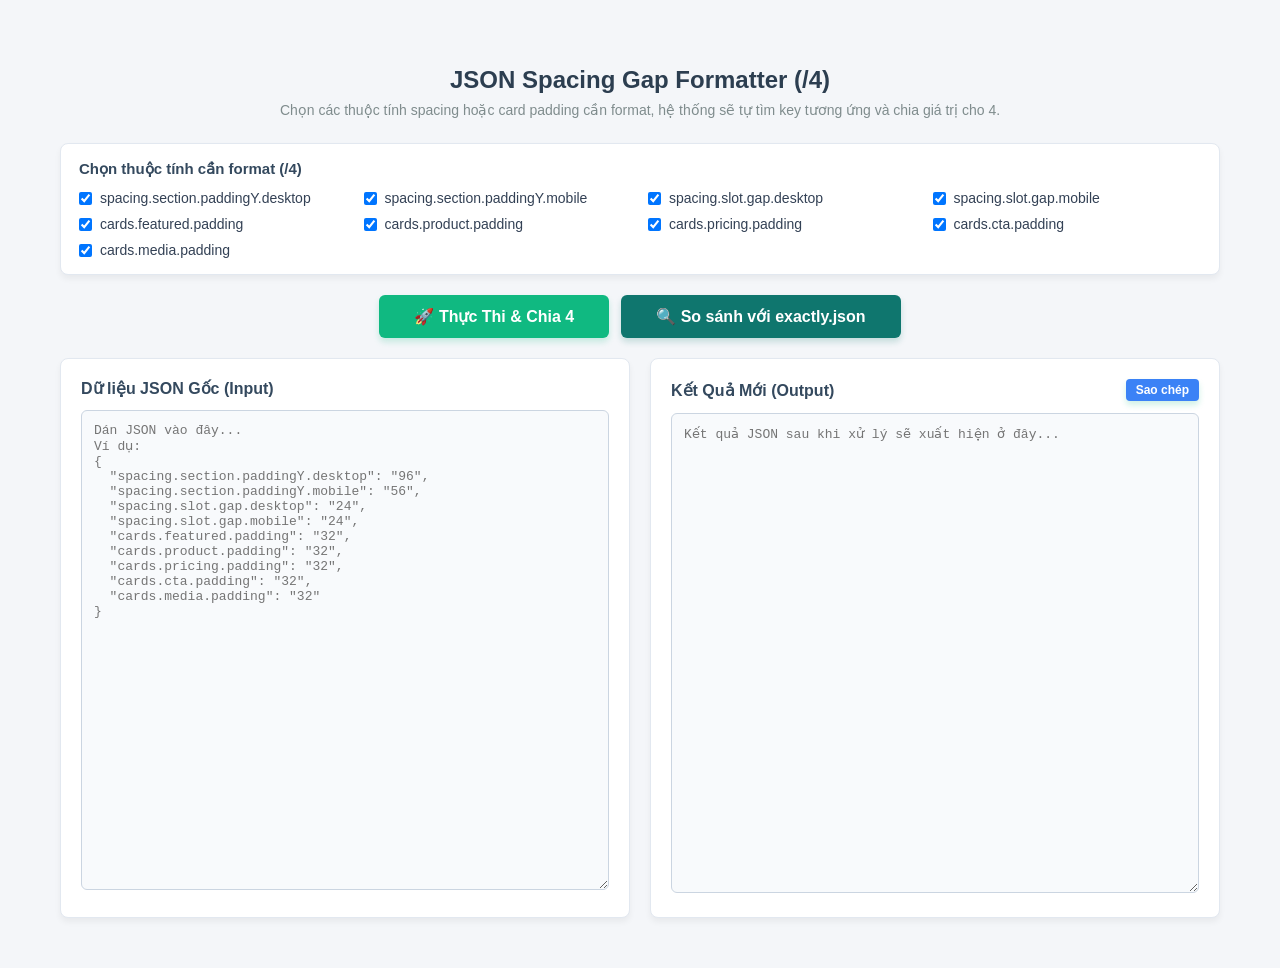
<file: convert.html>
<!DOCTYPE html>
<html lang="vi">
<head>
    <meta charset="UTF-8">
    <meta name="viewport" content="width=device-width, initial-scale=1.0">
    <title>JSON Spacing Gap Formatter (/4)</title>
    <style>
        *, *::before, *::after {
            box-sizing: border-box;
        }
        body {
            font-family: 'Segoe UI', Tahoma, Geneva, Verdana, sans-serif;
            margin: 0;
            padding: 0;
            background-color: #f4f6f9;
            color: #333;
        }
        .container {
            max-width: 1200px;
            margin: 30px auto;
            padding: 20px;
        }
        header {
            text-align: center;
            margin-bottom: 25px;
        }
        header h1 {
            color: #2c3e50;
            margin-bottom: 8px;
            font-size: 24px;
        }
        header p {
            color: #7f8c8d;
            margin: 0;
            font-size: 14px;
        }
        .workspace {
            display: flex;
            gap: 20px;
        }
        .panel {
            flex: 1;
            background: #ffffff;
            border-radius: 8px;
            padding: 20px;
            box-shadow: 0 4px 6px rgba(0,0,0,0.05);
            border: 1px solid #e2e8f0;
        }
        .panel-title {
            font-size: 16px;
            font-weight: bold;
            margin-bottom: 12px;
            color: #34495e;
            display: flex;
            justify-content: space-between;
            align-items: center;
        }
        textarea {
            width: 100%;
            height: 480px;
            padding: 12px;
            border: 1px solid #cbd5e1;
            border-radius: 6px;
            font-family: 'Courier New', Courier, monospace;
            font-size: 13px;
            resize: vertical;
            background-color: #f8fafc;
            color: #1e293b;
        }
        textarea:focus {
            outline: none;
            border-color: #3b82f6;
            background-color: #fff;
        }
        .actions {
            text-align: center;
            margin: 20px 0;
        }
        .action-group {
            display: flex;
            flex-wrap: wrap;
            justify-content: center;
            gap: 12px;
        }
        .format-options {
            margin: 0 auto 20px;
            padding: 16px 18px;
            background: #ffffff;
            border: 1px solid #e2e8f0;
            border-radius: 8px;
            box-shadow: 0 4px 6px rgba(0,0,0,0.05);
        }
        .format-options h2 {
            margin: 0 0 12px;
            font-size: 15px;
            color: #34495e;
        }
        .option-grid {
            display: grid;
            grid-template-columns: repeat(auto-fit, minmax(260px, 1fr));
            gap: 10px 16px;
        }
        .option-item {
            display: flex;
            align-items: center;
            gap: 8px;
            font-size: 14px;
            color: #334155;
        }
        .option-item input {
            margin: 0;
        }
        button {
            padding: 12px 35px;
            background-color: #10b981;
            color: white;
            border: none;
            border-radius: 6px;
            font-size: 16px;
            font-weight: bold;
            cursor: pointer;
            transition: background 0.2s, transform 0.1s;
            box-shadow: 0 4px 6px rgba(16, 185, 129, 0.2);
        }
        button:hover {
            background-color: #059669;
        }
        button:active {
            transform: scale(0.98);
        }
        .btn-secondary {
            background-color: #0f766e;
            box-shadow: 0 4px 6px rgba(15, 118, 110, 0.2);
        }
        .btn-secondary:hover {
            background-color: #115e59;
        }
        #logPanel {
            margin-top: 15px;
            background: #ffffff;
            border-radius: 8px;
            padding: 15px 20px;
            box-shadow: 0 4px 6px rgba(0,0,0,0.05);
            border: 1px solid #e2e8f0;
            display: none;
        }
        .log-success { color: #155724; background-color: #d4edda; border-left: 4px solid #28a745; padding: 8px 12px; border-radius: 4px; }
        .log-error { color: #721c24; background-color: #f8d7da; border-left: 4px solid #dc3545; padding: 8px 12px; border-radius: 4px; font-family: monospace; }
        .log-item { font-family: monospace; font-size: 12px; margin: 4px 0; color: #4b5563; }
        .log-warning { color: #7c2d12; background-color: #ffedd5; border-left: 4px solid #f97316; padding: 8px 12px; border-radius: 4px; }
        .btn-copy { padding: 4px 10px; font-size: 12px; background: #3b82f6; color: white; border: none; border-radius: 4px; cursor: pointer; }
        .btn-copy:hover { background: #2563eb; }
        .compare-panel {
            margin-top: 15px;
            background: #ffffff;
            border-radius: 8px;
            padding: 15px 20px;
            box-shadow: 0 4px 6px rgba(0,0,0,0.05);
            border: 1px solid #e2e8f0;
            display: none;
        }
    </style>
</head>
<body>

<div class="container">
    <header>
        <h1>JSON Spacing Gap Formatter (/4)</h1>
        <p>Chọn các thuộc tính spacing hoặc card padding cần format, hệ thống sẽ tự tìm key tương ứng và chia giá trị cho 4.</p>
    </header>

    <div class="format-options">
        <h2>Chọn thuộc tính cần format (/4)</h2>
        <div class="option-grid">
            <label class="option-item">
                <input type="checkbox" class="format-option" value="spacing.section.paddingY.desktop" checked>
                <span>spacing.section.paddingY.desktop</span>
            </label>
            <label class="option-item">
                <input type="checkbox" class="format-option" value="spacing.section.paddingY.mobile" checked>
                <span>spacing.section.paddingY.mobile</span>
            </label>
            <label class="option-item">
                <input type="checkbox" class="format-option" value="spacing.slot.gap.desktop" checked>
                <span>spacing.slot.gap.desktop</span>
            </label>
            <label class="option-item">
                <input type="checkbox" class="format-option" value="spacing.slot.gap.mobile" checked>
                <span>spacing.slot.gap.mobile</span>
            </label>
            <label class="option-item">
                <input type="checkbox" class="format-option" value="cards.featured.padding" checked>
                <span>cards.featured.padding</span>
            </label>
            <label class="option-item">
                <input type="checkbox" class="format-option" value="cards.product.padding" checked>
                <span>cards.product.padding</span>
            </label>
            <label class="option-item">
                <input type="checkbox" class="format-option" value="cards.pricing.padding" checked>
                <span>cards.pricing.padding</span>
            </label>
            <label class="option-item">
                <input type="checkbox" class="format-option" value="cards.cta.padding" checked>
                <span>cards.cta.padding</span>
            </label>
            <label class="option-item">
                <input type="checkbox" class="format-option" value="cards.media.padding" checked>
                <span>cards.media.padding</span>
            </label>
        </div>
    </div>

    <div class="actions">
        <div class="action-group">
            <button onclick="transformJSON()">🚀 Thực Thi & Chia 4</button>
            <button class="btn-secondary" onclick="compareWithExactlyJSON()">🔍 So sánh với exactly.json</button>
        </div>
    </div>

    <div class="workspace">
        <div class="panel">
            <div class="panel-title">Dữ liệu JSON Gốc (Input)</div>
            <textarea id="jsonInput" placeholder='Dán JSON vào đây...&#10;Ví dụ:&#10;{&#10;  "spacing.section.paddingY.desktop": "96",&#10;  "spacing.section.paddingY.mobile": "56",&#10;  "spacing.slot.gap.desktop": "24",&#10;  "spacing.slot.gap.mobile": "24",&#10;  "cards.featured.padding": "32",&#10;  "cards.product.padding": "32",&#10;  "cards.pricing.padding": "32",&#10;  "cards.cta.padding": "32",&#10;  "cards.media.padding": "32"&#10;}'></textarea>
        </div>

        <div class="panel">
            <div class="panel-title">
                <span>Kết Quả Mới (Output)</span>
                <button class="btn-copy" onclick="copyToClipboard()">Sao chép</button>
            </div>
            <textarea id="jsonOutput" readonly placeholder="Kết quả JSON sau khi xử lý sẽ xuất hiện ở đây..."></textarea>
        </div>
    </div>

    <div id="logPanel">
        <div id="logContent"></div>
    </div>

    <div id="comparePanel" class="compare-panel">
        <div id="compareContent"></div>
    </div>
</div>

<script>
    let modifiedCount = 0;
    let logDetails = [];
    const DIVISOR = 4;
    let exactlyJsonCache = null;

    function getSelectedKeys() {
        return new Set(
            Array.from(document.querySelectorAll('.format-option:checked')).map((input) => input.value)
        );
    }

    function transformSpacingValue(val) {
        const parsed = typeof val === 'string' ? Number(val) : val;
        if (typeof parsed !== 'number' || Number.isNaN(parsed)) {
            return null;
        }
        const divided = parsed / DIVISOR;
        return typeof val === 'string' ? String(divided) : divided;
    }

    // Hàm đệ quy duyệt qua Object và biến đổi giá trị, trả về Object mới sạch sẽ
    function transformObject(obj, selectedKeys, path = '') {
        if (typeof obj !== 'object' || obj === null) return obj;

        // Nếu là Array (mảng), xử lý từng phần tử trong Array đó
        if (Array.isArray(obj)) {
            return obj.map((item, index) => transformObject(item, selectedKeys, `${path}[${index}]`));
        }

        let newObj = {};
        for (let key in obj) {
            if (obj.hasOwnProperty(key)) {
                let currentPath = path ? `${path}.${key}` : key;
                let val = obj[key];

                if (selectedKeys.has(key)) {
                    const newVal = transformSpacingValue(val);
                    if (newVal !== null) {
                        newObj[key] = newVal;
                        modifiedCount++;
                        logDetails.push(`<div class="log-item">🔹 Đã đổi: <b>${currentPath}</b> (${val} ➔ <b>${newVal}</b>)</div>`);
                    } else {
                        newObj[key] = val;
                    }
                } else if (typeof val === 'object' && val !== null) {
                    // Nếu là một cụm object con lồng nhau, tiếp tục đào sâu đệ quy
                    newObj[key] = transformObject(val, selectedKeys, currentPath);
                } else {
                    // Các key khác giữ nguyên hoàn toàn dữ liệu ban đầu
                    newObj[key] = val;
                }
            }
        }
        return newObj;
    }

    function flattenObject(obj, path = '', result = {}) {
        if (Array.isArray(obj)) {
            if (obj.length === 0 && path) {
                result[path] = [];
            }
            obj.forEach((item, index) => {
                const nextPath = `${path}[${index}]`;
                flattenObject(item, nextPath, result);
            });
            return result;
        }

        if (typeof obj === 'object' && obj !== null) {
            const keys = Object.keys(obj);
            if (keys.length === 0 && path) {
                result[path] = {};
            }
            keys.forEach((key) => {
                const nextPath = path ? `${path}.${key}` : key;
                flattenObject(obj[key], nextPath, result);
            });
            return result;
        }

        if (path) {
            result[path] = obj;
        }
        return result;
    }

    async function loadExactlyJSON() {
        if (exactlyJsonCache) {
            return exactlyJsonCache;
        }

        const response = await fetch('./exactly.json', { cache: 'no-store' });
        if (!response.ok) {
            throw new Error(`Không đọc được exactly.json (HTTP ${response.status})`);
        }

        exactlyJsonCache = await response.json();
        return exactlyJsonCache;
    }

    function transformJSON() {
        const inputRaw = document.getElementById('jsonInput').value.trim();
        const outputTextArea = document.getElementById('jsonOutput');
        const logPanel = document.getElementById('logPanel');
        const logContent = document.getElementById('logContent');
        const comparePanel = document.getElementById('comparePanel');
        const selectedKeys = getSelectedKeys();

        // Reset bộ đếm và log
        modifiedCount = 0;
        logDetails = [];
        outputTextArea.value = '';
        logPanel.style.display = 'none';
        comparePanel.style.display = 'none';

        if (!inputRaw) {
            alert('Vui lòng nhập hoặc dán chuỗi JSON vào ô bên trái!');
            return;
        }

        if (selectedKeys.size === 0) {
            alert('Vui lòng chọn ít nhất 1 thuộc tính cần format!');
            return;
        }

        try {
            // Parse chuỗi thành Object
            const parsedJson = JSON.parse(inputRaw);

            // Chạy bộ lọc đệ quy
            const transformedJson = transformObject(parsedJson, selectedKeys);

            // Đưa kết quả ra ô bên phải (giữ khoảng cách thụt đầu dòng 2 spaces cho đẹp)
            outputTextArea.value = JSON.stringify(transformedJson, null, 2);

            // In log thông báo số lượng đã đổi
            logPanel.style.display = 'block';
            let successHtml = `<div class="log-success"><b>Thành công!</b> Đã xử lý xong file JSON. Đã tìm thấy và chia cho 4 tại <b>${modifiedCount}</b> vị trí.</div>`;
            if (logDetails.length > 0) {
                successHtml += `<div style="margin-top: 10px; max-height: 150px; overflow-y: auto;">` + logDetails.join('') + `</div>`;
            }
            logContent.innerHTML = successHtml;

        } catch (e) {
            // Báo lỗi nếu cấu trúc chuỗi JSON paste vào bị sai (thiếu dấu ngoặc, phẩy...)
            logPanel.style.display = 'block';
            logContent.innerHTML = `<div class="log-error"><b>Lỗi định dạng JSON:</b> Chuỗi paste vào không hợp lệ.<br>Chi tiết: ${e.message}</div>`;
        }
    }

    async function compareWithExactlyJSON() {
        const outputRaw = document.getElementById('jsonOutput').value.trim();
        const comparePanel = document.getElementById('comparePanel');
        const compareContent = document.getElementById('compareContent');

        comparePanel.style.display = 'none';

        if (!outputRaw) {
            alert('Chưa có JSON mới để so sánh. Hãy chạy "Thực Thi & Chia 4" trước.');
            return;
        }

        try {
            const outputJson = JSON.parse(outputRaw);
            const exactlyJson = await loadExactlyJSON();
            const outputFlat = flattenObject(outputJson);
            const exactlyFlat = flattenObject(exactlyJson);

            const missingEntries = Object.keys(exactlyFlat)
                .filter((key) => !Object.prototype.hasOwnProperty.call(outputFlat, key))
                .sort();

            comparePanel.style.display = 'block';

            if (missingEntries.length === 0) {
                compareContent.innerHTML = `<div class="log-success"><b>So sánh hoàn tất!</b> JSON mới không thiếu key nào so với <b>exactly.json</b>.</div>`;
                return;
            }

            const missingHtml = missingEntries
                .map((key) => `<div class="log-item">• <b>${key}</b>: ${JSON.stringify(exactlyFlat[key])}</div>`)
                .join('');

            compareContent.innerHTML = `
                <div class="log-warning"><b>So sánh hoàn tất!</b> JSON mới đang thiếu <b>${missingEntries.length}</b> key so với <b>exactly.json</b>.</div>
                <div style="margin-top: 10px; max-height: 240px; overflow-y: auto;">${missingHtml}</div>
            `;
        } catch (error) {
            comparePanel.style.display = 'block';
            compareContent.innerHTML = `
                <div class="log-error"><b>Không thể so sánh với exactly.json:</b><br>Chi tiết: ${error.message}<br><br>Gợi ý: hãy mở file qua local server thay vì mở trực tiếp bằng <code>file://</code>.</div>
            `;
        }
    }

    function copyToClipboard() {
        const outputTextArea = document.getElementById('jsonOutput');
        if (!outputTextArea.value) {
            alert('Chưa có kết quả để sao chép!');
            return;
        }
        outputTextArea.select();
        document.execCommand('copy');
        alert('Đã sao chép JSON mới thành công!');
    }
</script>

</body>
</html>
</file>
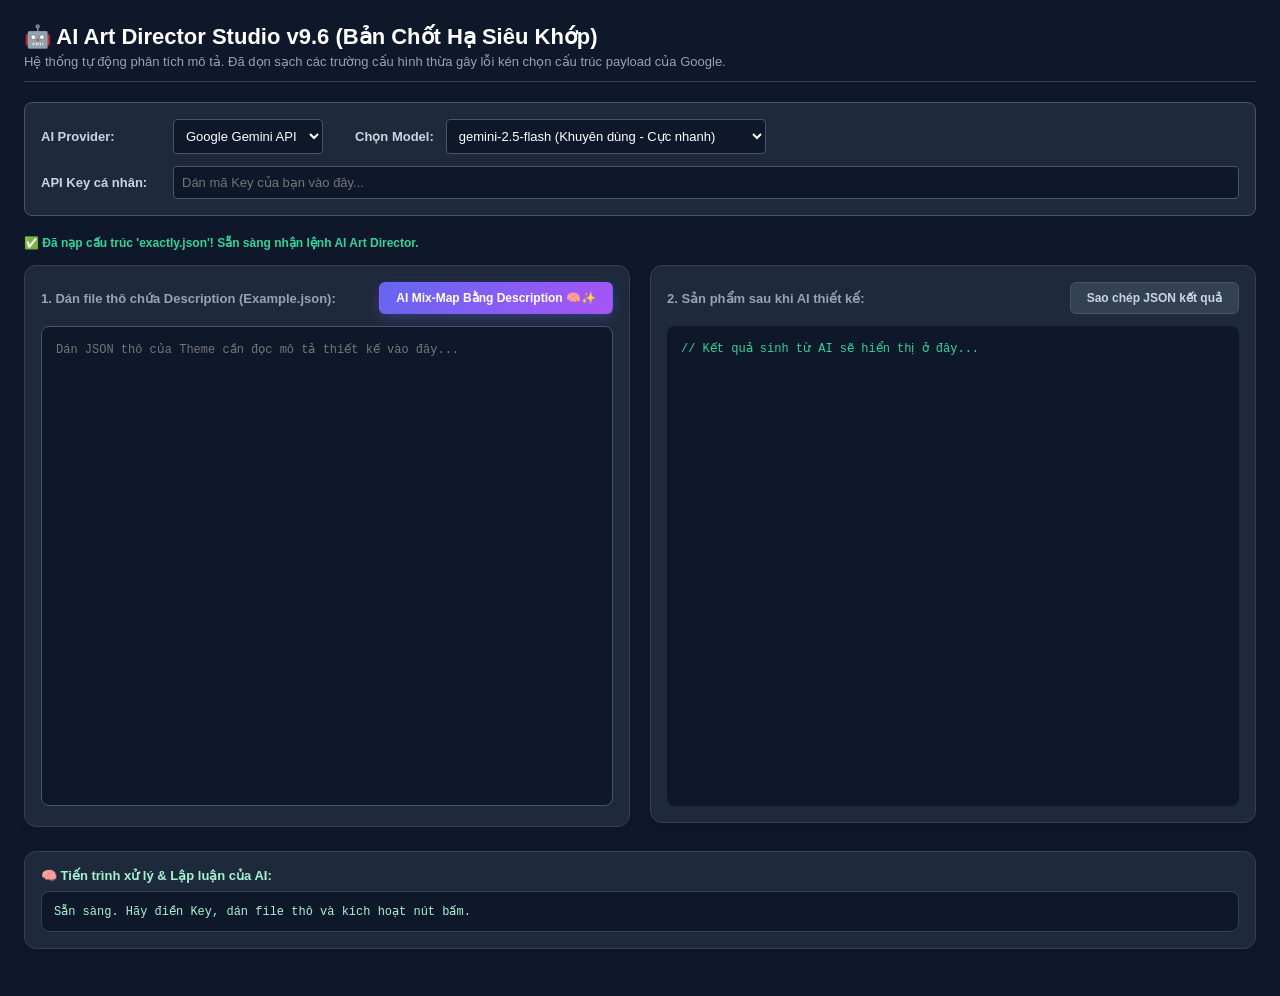
<file: format.html>
<!DOCTYPE html>
<html lang="vi">
<head>
<meta charset="UTF-8">
<meta name="viewport" content="width=device-width, initial-scale=1.0">
<title>JSON AI Art Director Studio v9.6 (Final Fix Payload)</title>
<style>
* { box-sizing: border-box; margin: 0; padding: 0; }
body {
    font-family: -apple-system, BlinkMacSystemFont, "Segoe UI", Roboto, sans-serif;
    background: #0f172a;
    color: #cbd5e1;
    padding: 24px;
}
.wrapper { max-width: 1600px; margin: 0 auto; }
header { margin-bottom: 20px; border-bottom: 1px solid #334155; padding-bottom: 12px; }
h1 { font-size: 22px; color: #fff; }
p { font-size: 13px; color: #94a3b8; margin-top: 4px; }

.api-box { background: #1e293b; padding: 16px; border-radius: 8px; margin-bottom: 20px; border: 1px solid #475569; display: flex; flex-direction: column; gap: 12px; }
.api-row { display: flex; gap: 12px; align-items: center; flex-wrap: wrap; }
.api-row label { font-size: 13px; font-weight: 600; min-width: 120px; }
.api-row input, .api-row select { padding: 8px; background: #0f172a; border: 1px solid #475569; color: #fff; border-radius: 4px; font-size: 13px; }
.api-row input { flex: 1; }

.main-layout { display: flex; gap: 20px; margin-top: 15px; }
.column { flex: 1; display: flex; flex-direction: column; min-width: 0; }
.card { background: #1e293b; border: 1px solid #334155; border-radius: 12px; padding: 16px; box-shadow: 0 4px 6px -1px rgba(0,0,0,0.1); margin-bottom: 24px; }
.card-header { display: flex; justify-content: space-between; align-items: center; margin-bottom: 12px; }
.card-title { font-size: 13px; font-weight: 600; color: #94a3b8; }
textarea, .output-box { width: 100%; height: 480px; font-family: "Fira Code", Consolas, monospace; font-size: 12px; line-height: 1.5; padding: 14px; border: 1px solid #475569; border-radius: 8px; background: #0f172a; color: #38bdf8; outline: none; resize: none; }
textarea:focus { border-color: #6366f1; }
.output-box { color: #34d399; overflow: auto; white-space: pre; border: none;}
button { padding: 8px 16px; font-size: 12px; font-weight: 600; border-radius: 6px; cursor: pointer; border: 1px solid transparent; transition: all 0.2s; }
.btn-ai { background: linear-gradient(135deg, #6366f1 0%, #a855f7 100%); color: #fff; box-shadow: 0 4px 12px rgba(99, 102, 241, 0.3); }
.btn-ai:hover { opacity: 0.9; transform: translateY(-1px); }
.btn-ai:disabled { background: #475569; color: #94a3b8; cursor: not-allowed; box-shadow: none; transform: none; }
.btn-secondary { background: #334155; color: #cbd5e1; border: 1px solid #475569; }
.btn-secondary:hover { background: #475569; color: #fff; }
.status-bar { font-size: 12px; font-weight: bold; margin-bottom: 10px; color: #818cf8; }
.ai-thinking-log { background: #0f172a; padding: 12px; border-radius: 8px; border: 1px solid #334155; font-family: monospace; font-size: 12px; color: #a7f3d0; max-height: 200px; overflow-y: auto; white-space: pre-wrap; }
</style>
</head>
<body>

<div class="wrapper">
    <header>
        <h1>🤖 AI Art Director Studio v9.6 (Bản Chốt Hạ Siêu Khớp)</h1>
        <p>Hệ thống tự động phân tích mô tả. Đã dọn sạch các trường cấu hình thừa gây lỗi kén chọn cấu trúc payload của Google.</p>
    </header>

    <div class="api-box">
        <div class="api-row">
            <label>AI Provider:</label>
            <select id="providerSelect" style="width: 150px;">
                <option value="gemini">Google Gemini API</option>
                <option value="openai">OpenAI API</option>
            </select>
            <label style="min-width: unset; margin-left: 20px;">Chọn Model:</label>
            <select id="modelSelect" style="width: 320px;"></select>
        </div>
        <div class="api-row">
            <label>API Key cá nhân:</label>
            <input type="password" id="apiKeyInput" placeholder="Dán mã Key của bạn vào đây..." />
        </div>
    </div>

    <div id="loadStatus" class="status-bar">⏳ Đang chờ nạp cấu trúc mẫu chuẩn (exactly.json)...</div>

    <div class="main-layout">
        <div class="column">
            <div class="card">
                <div class="card-header">
                    <span class="card-title">1. Dán file thô chứa Description (Example.json):</span>
                    <button id="aiTransformBtn" class="btn-ai" disabled>Cần nạp Schema mẫu...</button>
                </div>
                <textarea id="rawInput" placeholder="Dán JSON thô của Theme cần đọc mô tả thiết kế vào đây..."></textarea>
            </div>
        </div>

        <div class="column">
            <div class="card">
                <div class="card-header">
                    <span class="card-title">2. Sản phẩm sau khi AI thiết kế:</span>
                    <button id="copyBtn" class="btn-secondary">Sao chép JSON kết quả</button>
                </div>
                <pre id="result" class="output-box">// Kết quả sinh từ AI sẽ hiển thị ở đây...</pre>
            </div>
        </div>
    </div>

    <div class="card">
        <div class="card-title" style="margin-bottom: 8px; color:#a7f3d0;">🧠 Tiến trình xử lý & Lập luận của AI:</div>
        <div id="aiLogs" class="ai-thinking-log">Sẵn sàng. Hãy điền Key, dán file thô và kích hoạt nút bấm.</div>
    </div>
</div>

<script>
let DEFAULT_JSON = null;
let globalOutputResult = "";

const modelsMap = {
    gemini: [
        { name: "gemini-2.5-flash (Khuyên dùng - Cực nhanh)", value: "gemini-2.5-flash" },
        { name: "gemini-1.5-flash (Bản quốc dân ít nghẽn)", value: "gemini-1.5-flash" },
        { name: "gemini-2.5-pro (Phân tích sâu)", value: "gemini-2.5-pro" }
    ],
    openai: [
        { name: "gpt-4o-mini (Kinh tế & Nhanh)", value: "gpt-4o-mini" },
        { name: "gpt-4o (Đỉnh cao Art Director)", value: "gpt-4o" }
    ]
};

function updateModelDropdown() {
    const provider = document.getElementById('providerSelect').value;
    const modelSelect = document.getElementById('modelSelect');
    modelSelect.innerHTML = "";
    modelsMap[provider].forEach(m => {
        const opt = document.createElement('option');
        opt.value = m.value;
        opt.innerText = m.name;
        modelSelect.appendChild(opt);
    });
}
document.getElementById('providerSelect').addEventListener('change', updateModelDropdown);
updateModelDropdown();

async function loadDefaultSchema() {
    const statusEl = document.getElementById('loadStatus');
    const aiBtn = document.getElementById('aiTransformBtn');
    try {
        const response = await fetch('exactly.json');
        if (!response.ok) throw new Error(`Lỗi HTTP: ${response.status}`);
        DEFAULT_JSON = await response.json();
        statusEl.innerHTML = `✅ Đã nạp cấu trúc 'exactly.json'! Sẵn sàng nhận lệnh AI Art Director.`;
        statusEl.style.color = '#34d399';
        aiBtn.disabled = false;
        aiBtn.innerText = 'AI Mix-Map Bằng Description 🧠✨';
    } catch (error) {
        statusEl.innerHTML = `❌ KHÔNG NẠP ĐƯỢC FILE MẪU CHUẨN: ${error.message} (Hãy chạy ứng dụng qua Live Server)`;
        statusEl.style.color = '#f87171';
    }
}
window.addEventListener('DOMContentLoaded', loadDefaultSchema);

function extractDesignDescriptions(jsonObj) {
    let contextStr = `Theme Name: ${jsonObj.name || 'Unknown'}\nDescription: ${jsonObj.description || ''}\n\n`;
    if (jsonObj.personalities) {
        contextStr += "--- Personalities Context ---\n";
        for (const [key, p] of Object.entries(jsonObj.personalities)) {
            contextStr += `Personality Key: "${key}"\n`;
            contextStr += `Label: ${p._label || ''}\n`;
            contextStr += `Description: ${p._description || p.description || ''}\n`;
            if (p.palette) contextStr += `Palette Info: ${p.palette._axisDescription || ''}\n`;
            contextStr += "\n";
        }
    }
    return contextStr;
}

function extractFlatSchemaKeys(obj, path='', result=[]) {
    if (typeof obj !== 'object' || obj === null) {
        result.push(path);
        return result;
    }
    for (const key in obj) {
        const currentPath = path ? `${path}.${key}` : key;
        const isFlatLeaf = key.includes('.') || key.startsWith('typography') || key.startsWith('color') || key.startsWith('cards');
        if (typeof obj[key] === 'object' && obj[key] !== null && !isFlatLeaf) {
            extractFlatSchemaKeys(obj[key], currentPath, result);
        } else {
            result.push(currentPath);
        }
    }
    return result;
}

const sleep = ms => new Promise(res => setTimeout(res, ms));

document.getElementById('aiTransformBtn').addEventListener('click', async () => {
    const provider = document.getElementById('providerSelect').value;
    const model = document.getElementById('modelSelect').value;
    const apiKey = document.getElementById('apiKeyInput').value.trim();
    const rawText = document.getElementById('rawInput').value.trim();
    const resEl = document.getElementById('result');
    const aiLogs = document.getElementById('aiLogs');

    if (!apiKey) { alert("Vui lòng nhập API Key!"); return; }
    if (!rawText) { alert("Hãy dán dữ liệu file thô!"); return; }

    try {
        aiLogs.innerHTML = "⏳ [1/4] Đang bóc tách dữ liệu mô tả từ file thô...\n";
        const rawJson = JSON.parse(rawText);
        
        const sourceVibeContext = extractDesignDescriptions(rawJson);
        const targetTemplateContext = extractDesignDescriptions(DEFAULT_JSON);
        const schemaKeys = extractFlatSchemaKeys(DEFAULT_JSON);

        aiLogs.innerHTML += "⏳ [2/4] Đang đóng gói cấu trúc chỉ thị nghệ thuật...\n";
        
        // Ép định dạng JSON thẳng trong văn bản prompt hệ thống một cách tự nhiên nhất
        const systemInstruction = `You are an expert Principal Art Director and Design System Architect. 
Your job is to read the textual description of a SOURCE design system vibe, and intelligently generate values matching a TARGET template.
CRITICAL: DO NOT look at numeric values. Interpret text keywords to decide hex codes and font sizes.
You must output ONLY a valid flat raw JSON object wrapper containing the requested keys. Do not write markdown blocks or any explanations.`;

        const userPrompt = `### SOURCE STYLE:\n${sourceVibeContext}\n\n### TARGET TEMPLATE:\n${targetTemplateContext}\n\n### KEYS TO FILL (Return as a valid flat JSON map):\n${JSON.stringify(schemaKeys, null, 2)}`;

        let aiResultText = "";
        let maxAttempts = 3;
        let delay = 3000;

        for (let attempt = 1; attempt <= maxAttempts; attempt++) {
            try {
                if (provider === 'openai') {
                    aiLogs.innerHTML += `⏳ [3/4] Gửi tới OPENAI (${model}) - Lần thử ${attempt}...\n`;
                    const response = await fetch('https://api.openai.com/v1/chat/completions', {
                        method: 'POST',
                        headers: { 'Content-Type': 'application/json', 'Authorization': `Bearer ${apiKey}` },
                        body: JSON.stringify({
                            model: model,
                            messages: [{ role: "system", content: systemInstruction }, { role: "user", content: userPrompt }],
                            temperature: 0.1
                        })
                    });
                    if (!response.ok) throw new Error((await response.json()).error?.message || "Lỗi API OpenAI");
                    const data = await response.json();
                    aiResultText = data.choices[0].message.content.trim();
                } else if (provider === 'gemini') {
                    const url = `https://generativelanguage.googleapis.com/v1/models/${model}:generateContent?key=${apiKey}`;
                    aiLogs.innerHTML += `⏳ [3/4] Gửi tới GEMINI (${model}) - Lần thử ${attempt}...\n`;
                    
                    const response = await fetch(url, {
                        method: 'POST',
                        headers: { 'Content-Type': 'application/json' },
                        body: JSON.stringify({
                            contents: [{ 
                                parts: [{ text: systemInstruction + "\n\n" + userPrompt }] 
                            }],
                            // 👑 ĐÃ SỬA: Loại bỏ hoàn toàn khối cấu hình kén chọn cấu trúc REST API cũ
                            generationConfig: { 
                                temperature: 0.1
                            }
                        })
                    });
                    if (!response.ok) {
                        const errObj = await response.json();
                        throw new Error(errObj.error?.message || "Lỗi API Gemini");
                    }
                    const data = await response.json();
                    aiResultText = data.candidates[0].content.parts[0].text.trim();
                }
                break; 

            } catch (err) {
                if (err.message.includes("high demand") || err.message.includes("503") || err.message.includes("429")) {
                    if (attempt === maxAttempts) throw err;
                    aiLogs.innerHTML += `⚠️ Máy chủ quá tải tạm thời. Tự động thử lại sau ${delay/1000}s...\n`;
                    await sleep(delay);
                    delay *= 2;
                } else {
                    throw err; 
                }
            }
        }

        // Bóc vỏ MD Code Block phòng hờ AI tự ý thêm vào
        if (aiResultText.startsWith("```json")) aiResultText = aiResultText.substring(7);
        if (aiResultText.startsWith("```")) aiResultText = aiResultText.substring(3);
        if (aiResultText.endsWith("```")) aiResultText = aiResultText.substring(0, aiResultText.length - 3);

        const aiDesignPayload = JSON.parse(aiResultText.trim());
        aiLogs.innerHTML += "⏳ [4/4] Phản hồi thành công! Tiến hành map sâu vào cây thư mục JSON...\n";

        const finalTree = structuredClone(DEFAULT_JSON);
        Object.entries(aiDesignPayload).forEach(([path, value]) => {
            const keys = path.split('.');
            let current = finalTree;
            let dynamicIndex = keys.findIndex(k => k.startsWith('typography') || k.startsWith('color') || k.startsWith('cards') || k.startsWith('buttons'));
            
            if(dynamicIndex !== -1) {
                for(let i=0; i<dynamicIndex; i++) { current = current[keys[i]]; }
                const flatKey = keys.slice(dynamicIndex).join('.');
                current[flatKey] = value;
            } else {
                for(let i=0; i<keys.length-1; i++) {
                    if(!current[keys[i]]) current[keys[i]] = {};
                    current = current[keys[i]];
                }
                current[keys[keys.length-1]] = value;
            }
        });

        globalOutputResult = JSON.stringify(finalTree, null, 2);
        resEl.textContent = globalOutputResult;
        aiLogs.innerHTML += `✅ HOÀN THÀNH XUẤT SẮC! Bản thiết kế mới đã được tạo thành công!`;

    } catch (err) {
        aiLogs.innerHTML += `❌ THẤT BẠI: ${err.message}\n`;
        resEl.textContent = "// Lỗi xử lý.";
    }
});

document.getElementById('copyBtn').addEventListener('click', function() {
    if (!globalOutputResult) return;
    navigator.clipboard.writeText(globalOutputResult).then(() => {
        const originalText = this.textContent;
        this.textContent = "Đã sao chép! ✓";
        setTimeout(() => this.textContent = originalText, 1500);
    });
});
</script>
</body>
</html>
</file>
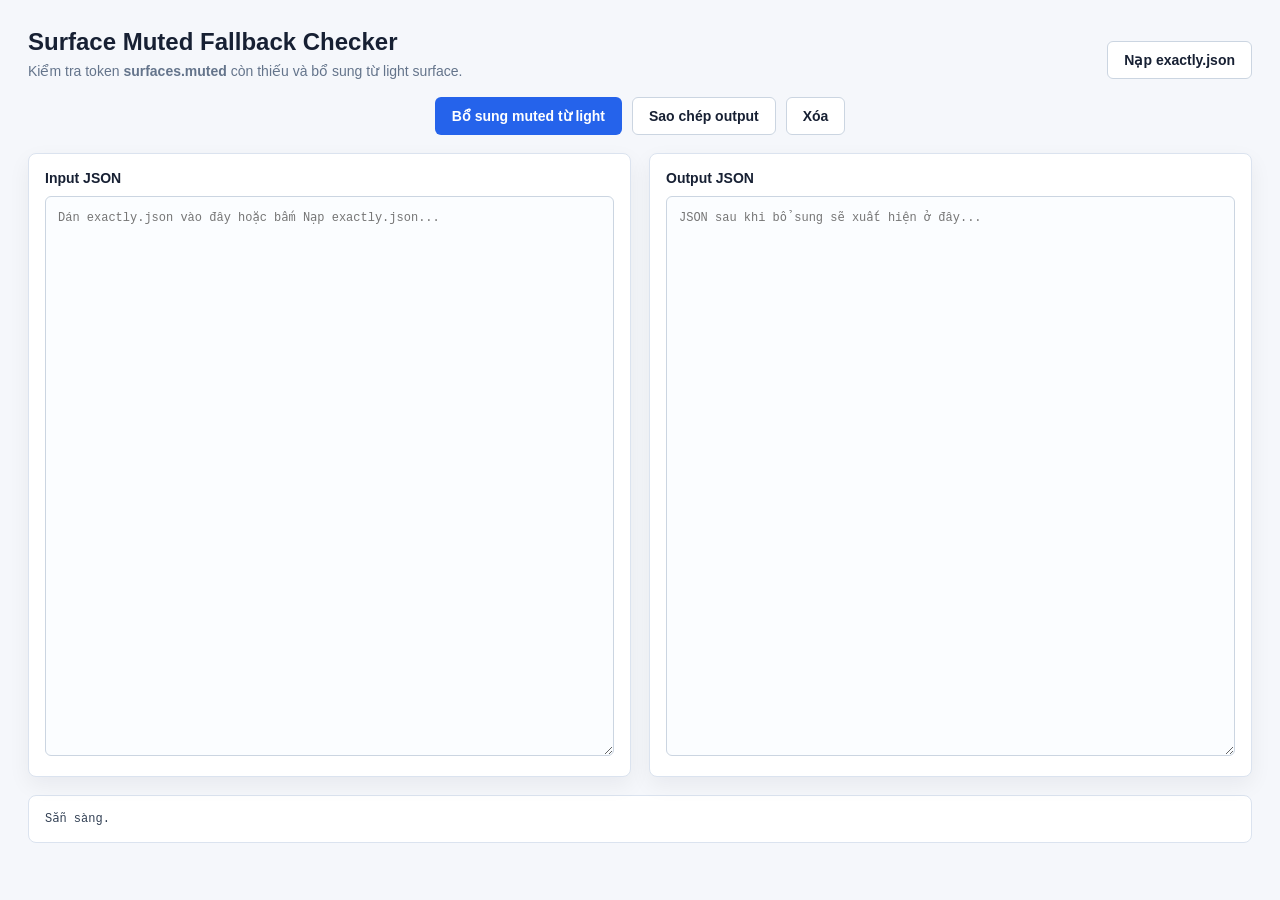
<file: surface.html>
<!DOCTYPE html>
<html lang="vi">
<head>
    <meta charset="UTF-8">
    <meta name="viewport" content="width=device-width, initial-scale=1.0">
    <title>Surface Muted Fallback Checker</title>
    <style>
        *, *::before, *::after { box-sizing: border-box; }
        body {
            margin: 0;
            font-family: -apple-system, BlinkMacSystemFont, "Segoe UI", Roboto, sans-serif;
            background: #f5f7fb;
            color: #172033;
        }
        .container {
            max-width: 1280px;
            margin: 0 auto;
            padding: 28px;
        }
        header {
            display: flex;
            justify-content: space-between;
            gap: 16px;
            align-items: flex-end;
            margin-bottom: 18px;
        }
        h1 {
            margin: 0 0 6px;
            font-size: 24px;
            line-height: 1.2;
        }
        p {
            margin: 0;
            color: #64748b;
            font-size: 14px;
        }
        .actions {
            display: flex;
            flex-wrap: wrap;
            justify-content: center;
            gap: 10px;
            margin: 18px 0;
        }
        button {
            border: 1px solid transparent;
            border-radius: 6px;
            padding: 10px 16px;
            font-size: 14px;
            font-weight: 700;
            cursor: pointer;
            color: #ffffff;
            background: #2563eb;
        }
        button:hover { background: #1d4ed8; }
        .secondary {
            background: #ffffff;
            color: #172033;
            border-color: #cbd5e1;
        }
        .secondary:hover { background: #f8fafc; }
        .workspace {
            display: grid;
            grid-template-columns: minmax(0, 1fr) minmax(0, 1fr);
            gap: 18px;
        }
        .panel {
            background: #ffffff;
            border: 1px solid #dbe3ef;
            border-radius: 8px;
            padding: 16px;
            box-shadow: 0 8px 22px rgba(15, 23, 42, 0.06);
        }
        .panel-title {
            display: flex;
            justify-content: space-between;
            align-items: center;
            gap: 12px;
            margin-bottom: 10px;
            font-size: 14px;
            font-weight: 800;
        }
        textarea {
            width: 100%;
            min-height: 560px;
            resize: vertical;
            padding: 12px;
            border: 1px solid #cbd5e1;
            border-radius: 6px;
            background: #fbfdff;
            color: #0f172a;
            font-family: "SFMono-Regular", Consolas, "Liberation Mono", monospace;
            font-size: 12px;
            line-height: 1.5;
        }
        textarea:focus {
            outline: none;
            border-color: #2563eb;
            background: #ffffff;
        }
        .log {
            margin-top: 18px;
            padding: 14px 16px;
            border: 1px solid #dbe3ef;
            border-radius: 8px;
            background: #ffffff;
            color: #334155;
            font-family: "SFMono-Regular", Consolas, "Liberation Mono", monospace;
            font-size: 12px;
            line-height: 1.55;
            white-space: pre-wrap;
            max-height: 260px;
            overflow: auto;
        }
        .ok { color: #047857; }
        .error { color: #b91c1c; }
        @media (max-width: 900px) {
            header { display: block; }
            .workspace { grid-template-columns: 1fr; }
            .container { padding: 18px; }
        }
    </style>
</head>
<body>
    <div class="container">
        <header>
            <div>
                <h1>Surface Muted Fallback Checker</h1>
                <p>Kiểm tra token <b>surfaces.muted</b> còn thiếu và bổ sung từ light surface.</p>
            </div>
            <button id="loadExactlyBtn" class="secondary">Nạp exactly.json</button>
        </header>

        <div class="actions">
            <button id="fillMutedBtn">Bổ sung muted từ light</button>
            <button id="copyOutputBtn" class="secondary">Sao chép output</button>
            <button id="clearBtn" class="secondary">Xóa</button>
        </div>

        <div class="workspace">
            <section class="panel">
                <div class="panel-title">Input JSON</div>
                <textarea id="jsonInput" spellcheck="false" placeholder="Dán exactly.json vào đây hoặc bấm Nạp exactly.json..."></textarea>
            </section>

            <section class="panel">
                <div class="panel-title">Output JSON</div>
                <textarea id="jsonOutput" spellcheck="false" readonly placeholder="JSON sau khi bổ sung sẽ xuất hiện ở đây..."></textarea>
            </section>
        </div>

        <div id="log" class="log">Sẵn sàng.</div>
    </div>

    <script>
        const inputEl = document.getElementById('jsonInput');
        const outputEl = document.getElementById('jsonOutput');
        const logEl = document.getElementById('log');

        function setLog(message, type = '') {
            logEl.className = type ? `log ${type}` : 'log';
            logEl.textContent = message;
        }

        function isPlainObject(value) {
            return value && typeof value === 'object' && !Array.isArray(value);
        }

        function eachPalette(theme, callback) {
            const personalities = theme && theme.personalities;
            if (!isPlainObject(personalities)) return;

            Object.entries(personalities).forEach(([personalityKey, personality]) => {
                const palettes = personality && personality.palette;
                if (!isPlainObject(palettes)) return;

                Object.entries(palettes).forEach(([paletteKey, palette]) => {
                    if (isPlainObject(palette)) {
                        callback(palette, `${personalityKey}.${paletteKey}`);
                    }
                });
            });
        }

        function mutedKeyToLightFallbacks(mutedKey) {
            const tokenPath = mutedKey.replace(/^surfaces\.muted\./, '');
            return [
                `surfaces.light.${tokenPath}`,
                tokenPath
            ];
        }

        function getExpectedMutedKeys(palette) {
            const expected = new Set();

            Object.keys(palette).forEach((key) => {
                const match = key.match(/^surfaces\.(dark|accent|light)\.(.+)$/);
                if (match) {
                    expected.add(`surfaces.muted.${match[2]}`);
                }
            });

            return Array.from(expected).sort();
        }

        function fillMutedFromLight(theme) {
            let addedCount = 0;
            let noLightValueCount = 0;
            const detailLines = [];

            eachPalette(theme, (palette, palettePath) => {
                getExpectedMutedKeys(palette).forEach((mutedKey) => {
                    if (Object.prototype.hasOwnProperty.call(palette, mutedKey)) return;

                    const fallbackKey = mutedKeyToLightFallbacks(mutedKey).find((key) => (
                        Object.prototype.hasOwnProperty.call(palette, key)
                    ));

                    if (!fallbackKey) {
                        noLightValueCount++;
                        detailLines.push(`MISS  ${palettePath} :: ${mutedKey} (không có light/base fallback)`);
                        return;
                    }

                    palette[mutedKey] = palette[fallbackKey];
                    addedCount++;
                    detailLines.push(`ADD   ${palettePath} :: ${mutedKey} <- ${fallbackKey} = ${palette[fallbackKey]}`);
                });
            });

            return { addedCount, noLightValueCount, detailLines };
        }

        document.getElementById('loadExactlyBtn').addEventListener('click', async () => {
            try {
                setLog('Đang nạp exactly.json...');
                const response = await fetch('exactly.json');
                if (!response.ok) throw new Error(`HTTP ${response.status}`);
                inputEl.value = JSON.stringify(await response.json(), null, 2);
                setLog('Đã nạp exactly.json. Bấm "Bổ sung muted từ light" để xử lý.', 'ok');
            } catch (error) {
                setLog(`Không nạp được exactly.json: ${error.message}. Nếu mở file trực tiếp bị chặn fetch, hãy dán JSON vào ô Input.`, 'error');
            }
        });

        document.getElementById('fillMutedBtn').addEventListener('click', () => {
            try {
                const rawText = inputEl.value.trim();
                if (!rawText) {
                    setLog('Input đang trống.', 'error');
                    return;
                }

                const theme = JSON.parse(rawText);
                const result = fillMutedFromLight(theme);
                outputEl.value = JSON.stringify(theme, null, 2);

                const preview = result.detailLines.slice(0, 220).join('\n');
                const hiddenCount = Math.max(result.detailLines.length - 220, 0);
                setLog(
                    `Hoàn tất.\nĐã bổ sung: ${result.addedCount}\nKhông tìm thấy light/base fallback: ${result.noLightValueCount}\n\n${preview}${hiddenCount ? `\n... còn ${hiddenCount} dòng log nữa` : ''}`,
                    result.noLightValueCount ? '' : 'ok'
                );
            } catch (error) {
                setLog(`JSON không hợp lệ hoặc xử lý lỗi: ${error.message}`, 'error');
            }
        });

        document.getElementById('copyOutputBtn').addEventListener('click', async () => {
            if (!outputEl.value.trim()) {
                setLog('Chưa có output để sao chép.', 'error');
                return;
            }

            try {
                await navigator.clipboard.writeText(outputEl.value);
                setLog('Đã sao chép output JSON.', 'ok');
            } catch (error) {
                outputEl.select();
                document.execCommand('copy');
                setLog('Đã sao chép output JSON.', 'ok');
            }
        });

        document.getElementById('clearBtn').addEventListener('click', () => {
            inputEl.value = '';
            outputEl.value = '';
            setLog('Sẵn sàng.');
        });
    </script>
</body>
</html>
</file>
